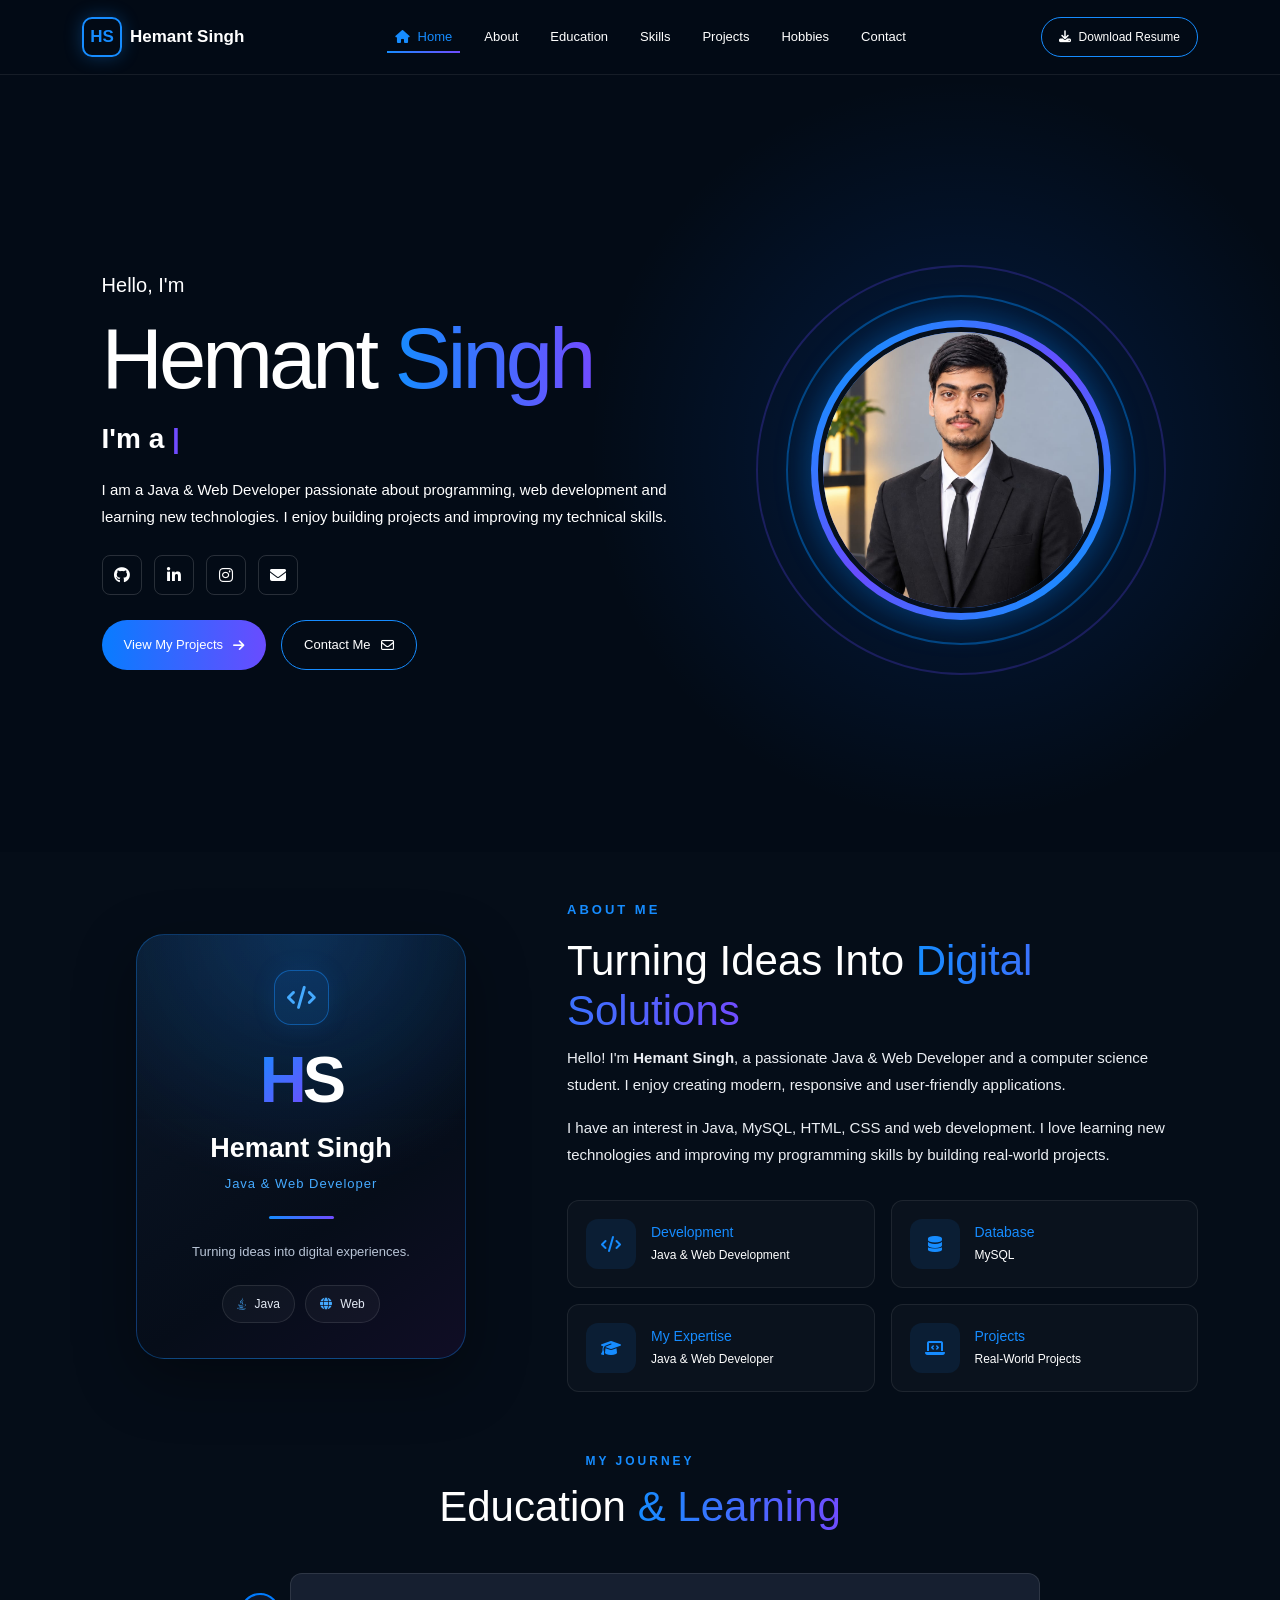
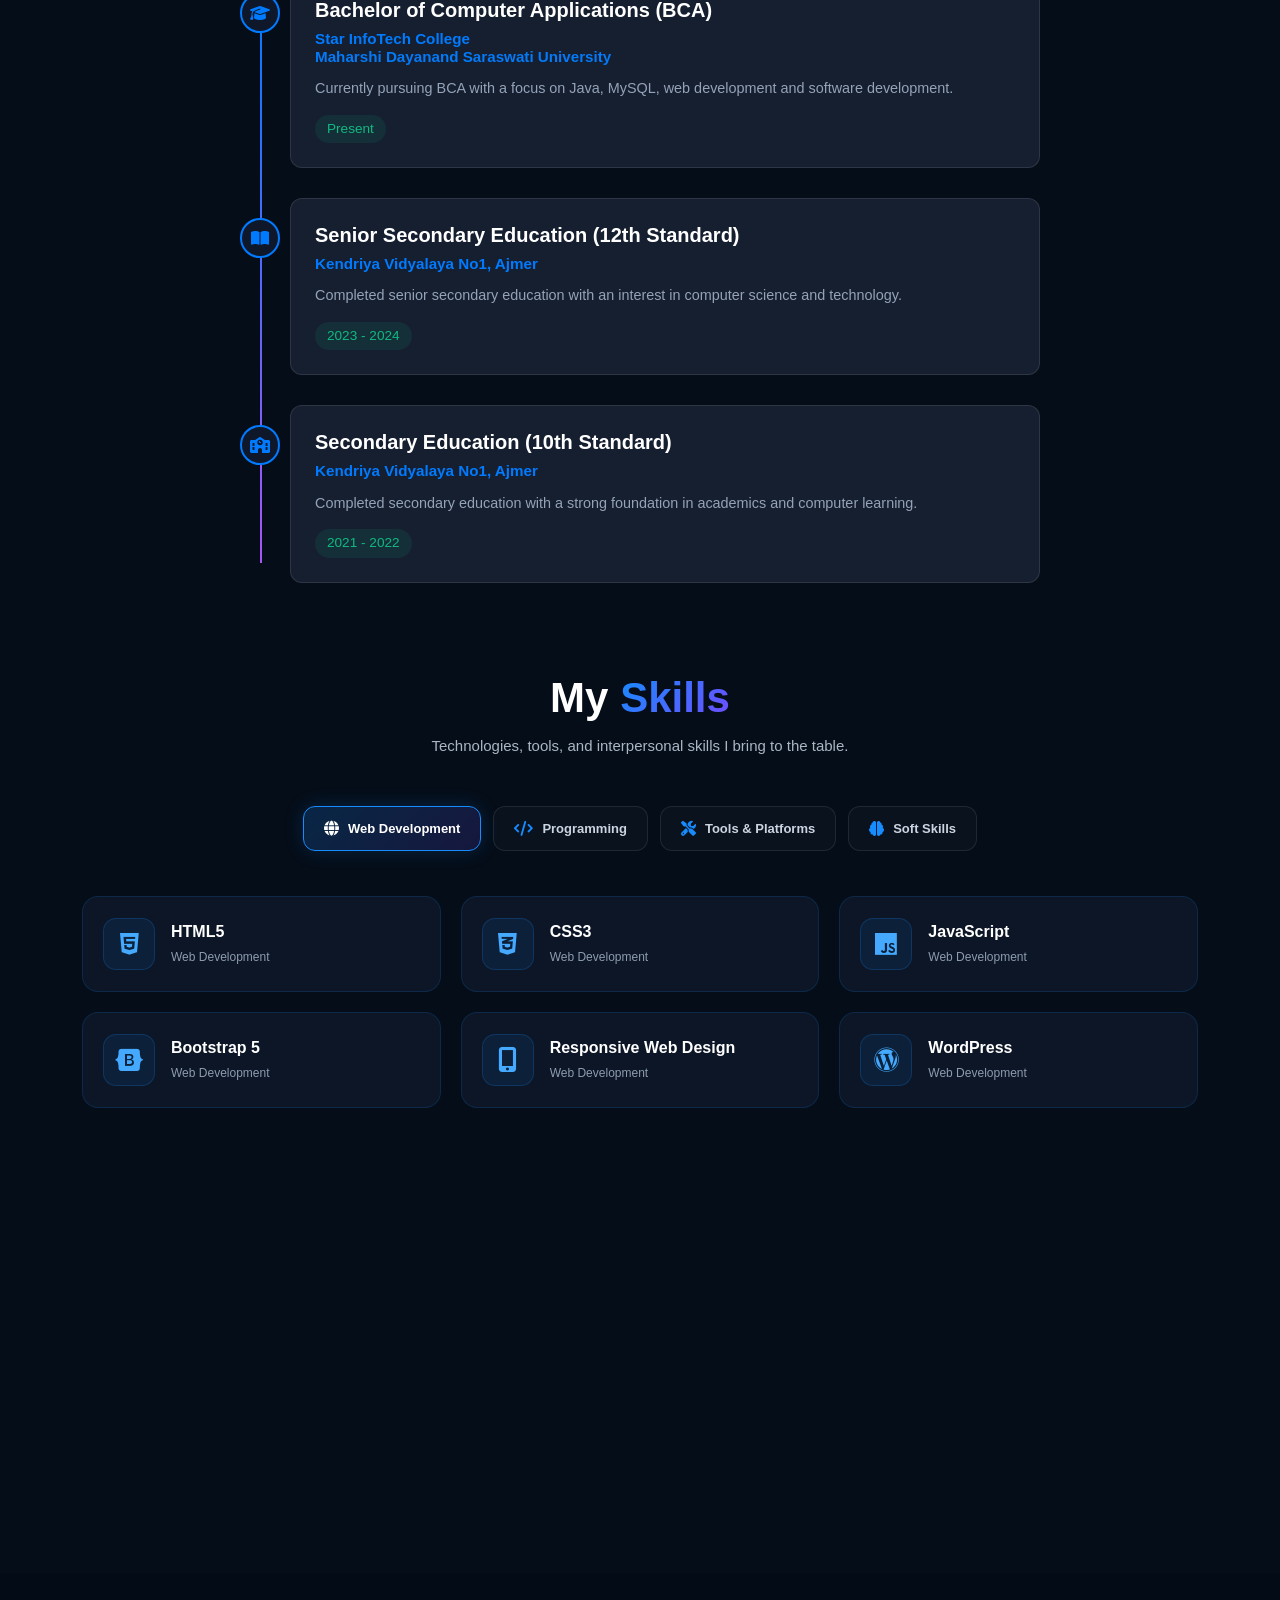
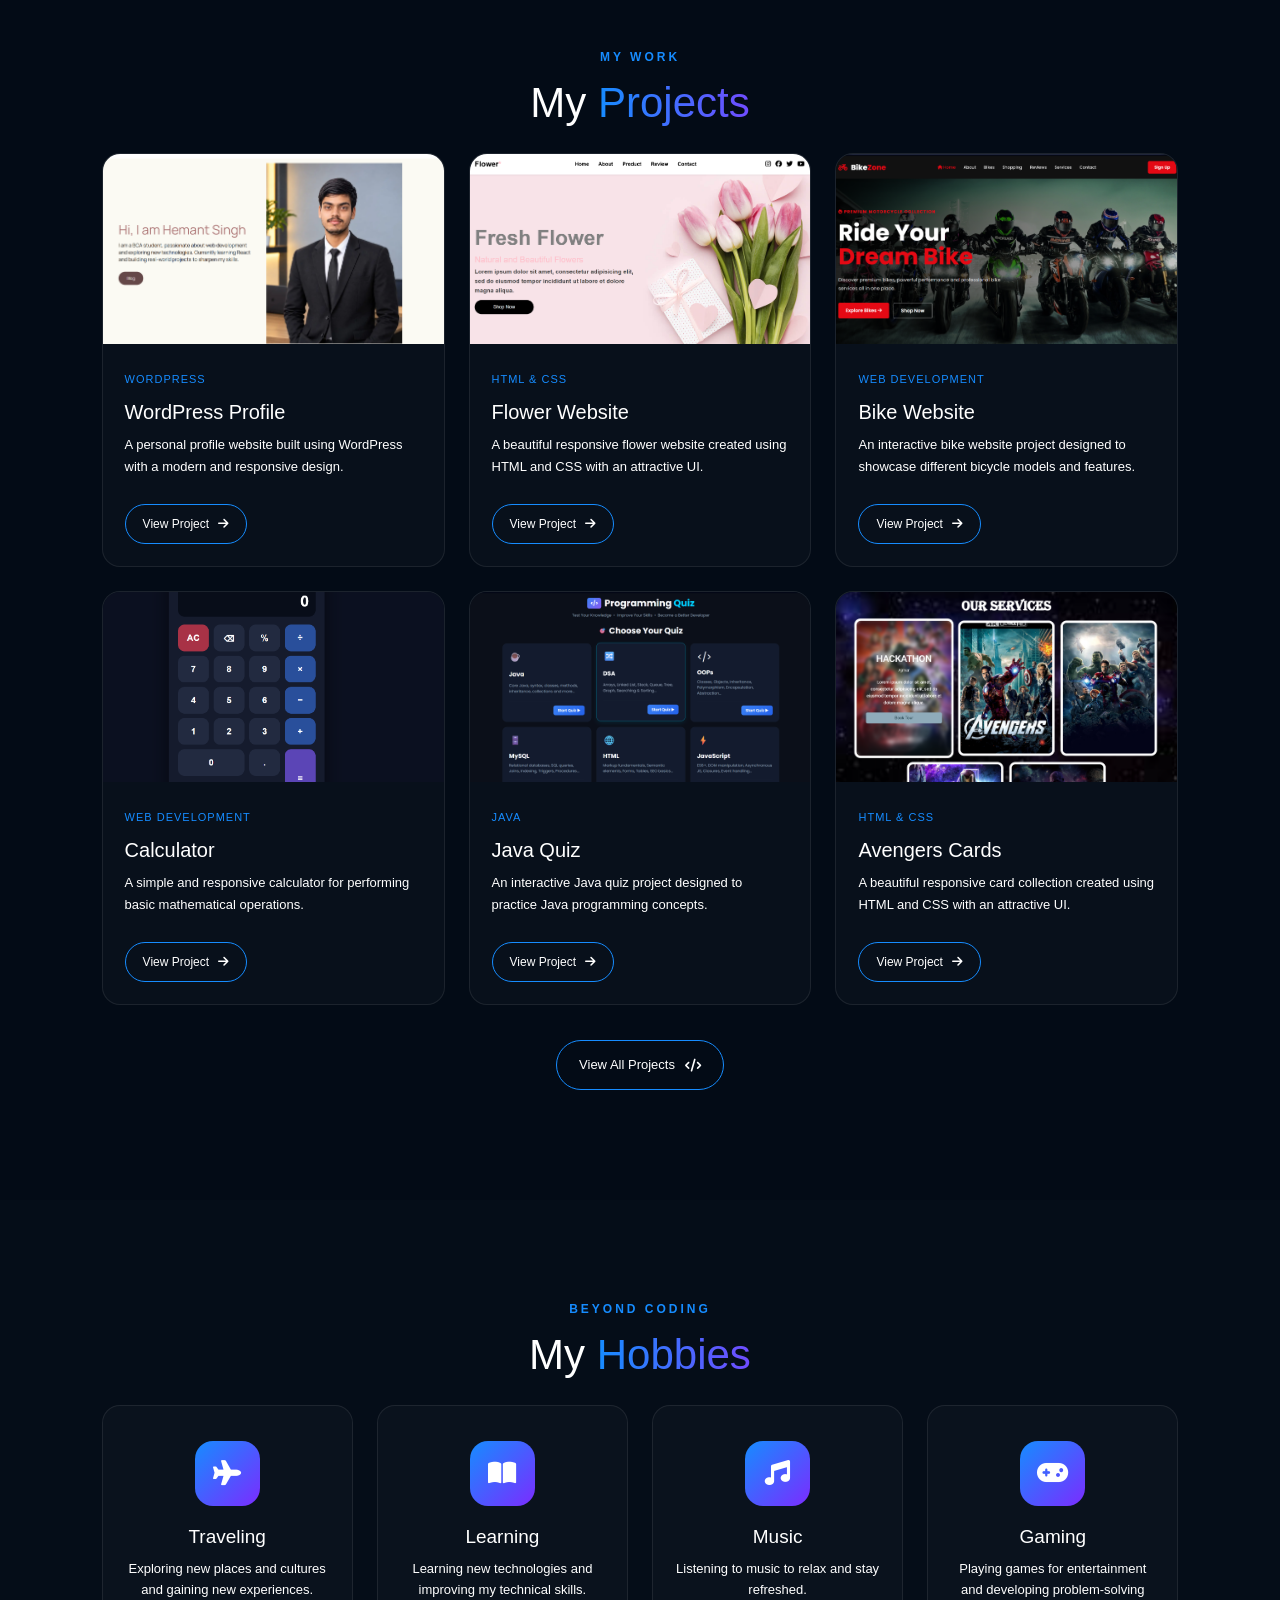
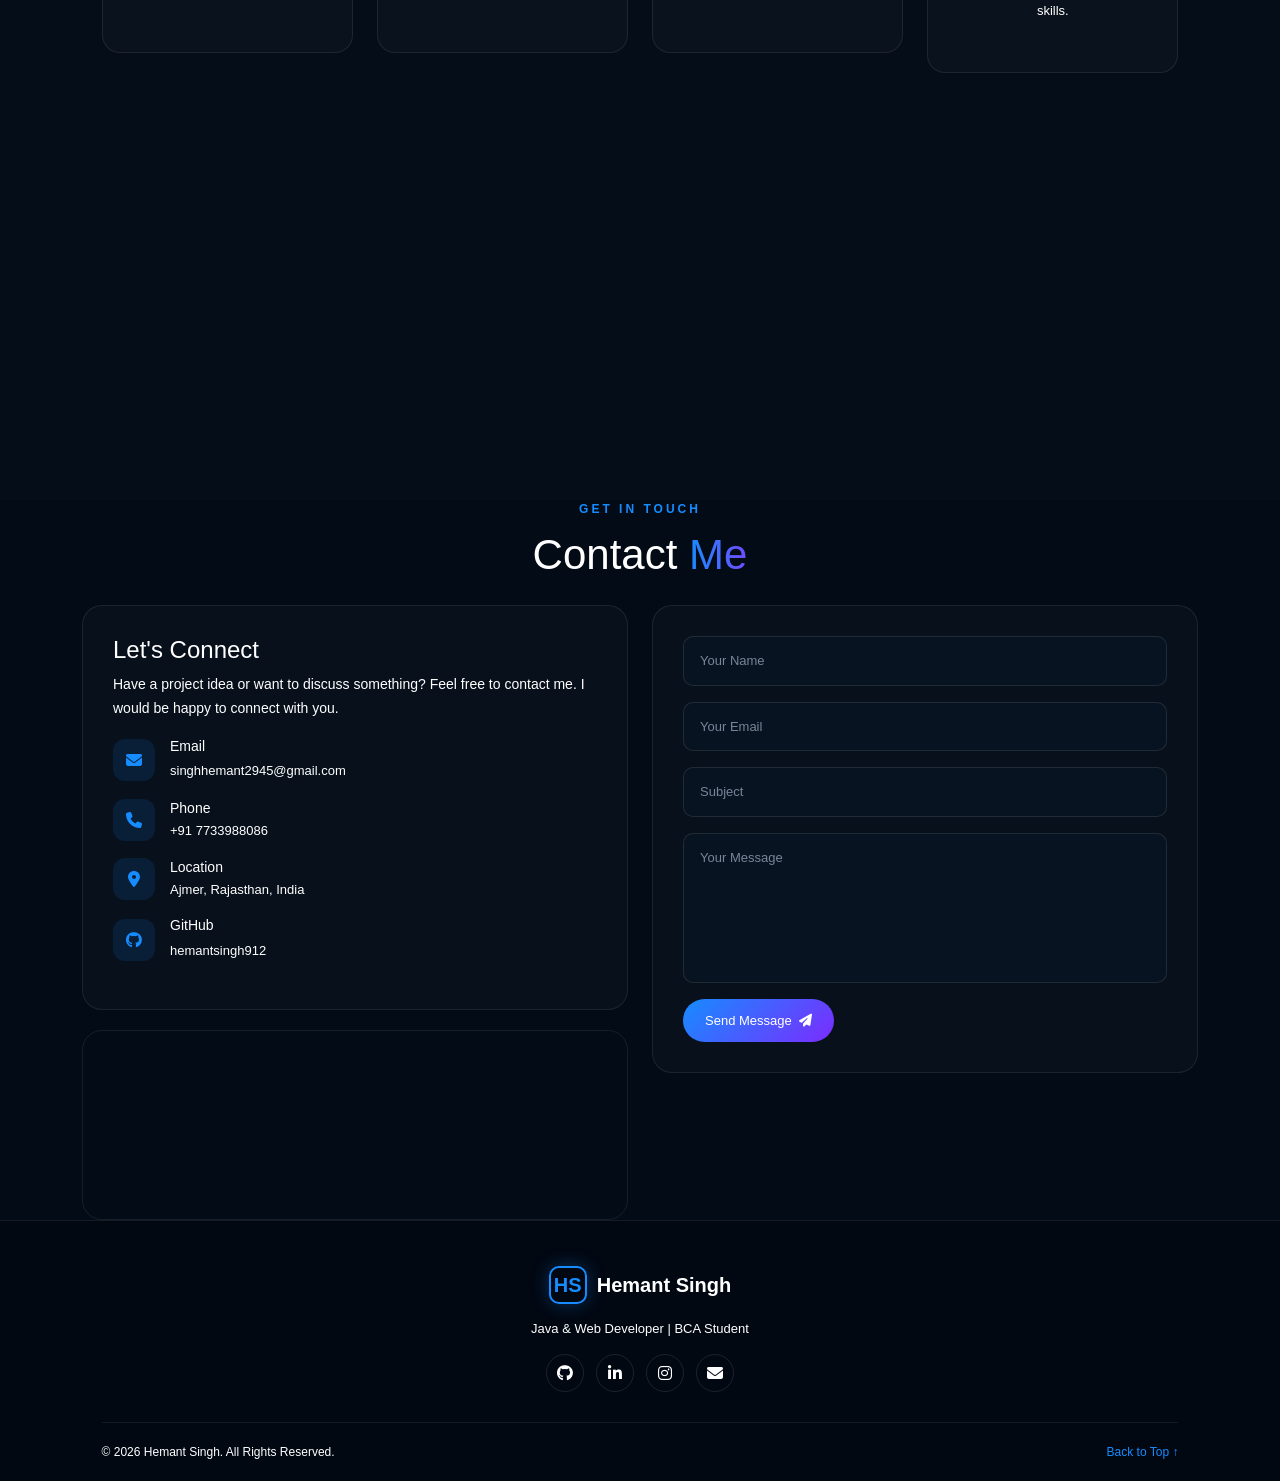
<file: index.html>
<!DOCTYPE html>
<html lang="en">

<head>
    <meta charset="UTF-8">
    <meta name="viewport" content="width=device-width, initial-scale=1.0">

    <title>Hemant Singh | Portfolio</title>

    <link href="https://cdn.jsdelivr.net/npm/bootstrap@5.3.3/dist/css/bootstrap.min.css"rel="stylesheet">
    <link rel="stylesheet"href="https://cdnjs.cloudflare.com/ajax/libs/font-awesome/6.5.2/css/all.min.css">
    <link rel="stylesheet" href="css/style.css">

    <script
            src="https://cdn.jsdelivr.net/npm/bootstrap@5.3.3/dist/js/bootstrap.bundle.min.js">
    </script>

</head>

<body>

    
<nav class="navbar navbar-expand-lg navbar-dark fixed-top custom-navbar">

    <div class="container">

        <a href="#home"class="navbar-brand logo d-flex align-items-center gap-2">

            <span>HS</span>
            Hemant Singh

        </a>

        <button class="navbar-toggler border-0 shadow-none"type="button"data-bs-toggle="collapse"
        data-bs-target="#portfolioNavbar"aria-controls="portfolioNavbar"aria-expanded="false"
        aria-label="Toggle navigation">
            <i class="fa-solid fa-bars"></i>
        </button>

        <div class="collapse navbar-collapse" id="portfolioNavbar">

            <ul class="navbar-nav mx-auto gap-lg-3 text-center">

                <li class="nav-item">
                    <a class="nav-link active" href="#home">
                        <i class="fa-solid fa-house me-1"></i>
                        Home
                    </a>
                </li>

                <li class="nav-item">
                    <a class="nav-link" href="#about">About</a>
                </li>

                <li class="nav-item">
                    <a class="nav-link" href="#education">Education</a>
                </li>

                <li class="nav-item">
                    <a class="nav-link" href="#skills">Skills</a>
                </li>

                <li class="nav-item">
                    <a class="nav-link" href="#projects">Projects</a>
                </li>

                <li class="nav-item">
                    <a class="nav-link" href="#hobbies">Hobbies</a>
                </li>

                <li class="nav-item">
                    <a class="nav-link" href="#contact">Contact</a>
                </li>

            </ul>

            <a href="Hemant_Singh_Resume2026.pdf" class="cv-btn mx-auto mx-lg-0" download>

                <i class="fa-solid fa-download"></i>
                Download Resume

            </a>

          

        </div>

    </div>

</nav>


<!-- =========================================================
     HOME
========================================================= -->

<section id="home"
         class="home min-vh-100 d-flex align-items-center">

    <div class="container">

        <div class="row align-items-center gy-5">

            <div class="col-lg-7 home-content">

                <p class="hello mb-3">Hello, I'm </p>
                <h1>Hemant <span>Singh</span></h1>
                <h2 class="typing-heading" style="color: white;">
                    I'm a <span id="typing-text"></span><span class="cursor">|</span>
                </h2>

                <p class="description">
                    I am a Java & Web Developer passionate about programming,
                    web development and learning new technologies.
                    I enjoy building projects and improving my
                    technical skills.
                </p>

                <div class="social">

                    <a href="https://github.com/hemantsingh912" aria-label="GitHub">
                        <i class="fa-brands fa-github"></i>
                    </a>

                    <a href="https://www.linkedin.com/in/hemant-singh-1b76ba379/" aria-label="LinkedIn">
                        <i class="fa-brands fa-linkedin-in"></i>
                    </a>

                    <a href="https://www.instagram.com/hemantsingh5435/" aria-label="Instagram">
                        <i class="fa-brands fa-instagram"></i>
                    </a>

                    <a href="mailto:singhhemant2945@gmail.com" aria-label="Email">
                        <i class="fa-solid fa-envelope"></i>
                    </a>

                </div>

                <div class="buttons">

                    <a href="#projects" class="btn-primary-custom">
                        View My Projects
                        <i class="fa-solid fa-arrow-right"></i>

                    </a>

                    <a href="#contact"class="btn-secondary-custom">
                        Contact Me
                        <i class="fa-regular fa-envelope"></i>
                    </a>
                </div>
            </div>

            

            <div class="col-lg-5 home-image">

                <div class="profile-circle">
                    <img src="image/hemantsingh.jpeg"alt="Hemant Singh">
                </div>

                <div class="circle-one"></div>
                <div class="circle-two"></div>
            </div>
        </div>
    </div>
</section>


<!-- =========================================================
     ABOUT
========================================================= -->

<section id="about" class="about">

    <div class="container">

        <div class="row align-items-center g-5">

            <div class="col-lg-5">

              
<div class="about-box mx-auto">

    <div class="about-card-glow"></div>

    <div class="about-icon">
        <i class="fa-solid fa-code"></i>
    </div>

    <div class="about-initials">
        <span>H</span>S
    </div>

    <h3>Hemant Singh</h3>

    <p class="about-role">Java & Web Developer</p>

    <div class="about-divider"></div>

    <p class="about-description">Turning ideas into digital experiences.</p>

    <div class="about-badges">
        <span><i class="fa-brands fa-java"></i> Java</span>
        <span><i class="fa-solid fa-globe"></i> Web</span>
    </div>

</div>



            </div>

            <div class="col-lg-7 about-content">

                <p class="section-tag">ABOUT ME</p>

                <h2>Turning Ideas Into
                    <span>Digital Solutions</span>
                </h2>

                <p>
                    Hello! I'm <strong>Hemant Singh</strong>, a passionate
                    Java & Web Developer and a computer science
                    student. I enjoy creating modern, responsive and
                    user-friendly applications.
                </p>

                <p >
                    I have an interest in Java, MySQL, HTML, CSS and
                    web development. I love learning new technologies
                    and improving my programming skills by building
                    real-world projects.
                </p>


                <div class="row g-3 mt-3">

                    <div class="col-md-6">
                        <div class="info-item h-100">

                            <i class="fa-solid fa-code"></i>

                            <div>
                                <h4>Development</h4>
                                <p>Java & Web Development</p>
                            </div>

                        </div>
                    </div>


                    <div class="col-md-6">
                        <div class="info-item h-100">

                            <i class="fa-solid fa-database"></i>

                            <div>
                                <h4>Database</h4>
                                <p>MySQL</p>
                            </div>

                        </div>
                    </div>


                    <div class="col-md-6">
                        <div class="info-item h-100">

                            <i class="fa-solid fa-graduation-cap"></i>

                            <div>
                                <h4>My Expertise</h4>
                                <p>Java & Web Developer</p>
                            </div>

                        </div>
                    </div>


                    <div class="col-md-6">
                        <div class="info-item h-100">

                            <i class="fa-solid fa-laptop-code"></i>

                            <div>
                                <h4>Projects</h4>
                                <p>Real-World Projects</p>
                            </div>

                        </div>
                    </div>

                </div>

            </div>

        </div>

    </div>

</section>


<!-- =========================================================
     EDUCATION
========================================================= -->

<section id="education" class="education">
    <div class="container">
        <div class="section-heading">
            <p>MY JOURNEY</p>
            <h2>Education <span>& Learning</span></h2>
        </div>

        <div class="timeline-container">
            <div class="timeline-line"></div>

           <!-- BCA -->
             <div class="timeline-item">
                <div class="timeline-icon">
                    <i class="fa-solid fa-graduation-cap"></i>
                </div>
                <div class="education-card">
                    <div class="edu-content">
                        <h3>Bachelor of Computer Applications (BCA)</h3>
                        <h4><b style="color: #007bff;">Star InfoTech College</b><br><b style="color: #047af8;">Maharshi Dayanand Saraswati University</b></h4>
                        <p>
                            Currently pursuing BCA with a focus on Java,
                            MySQL, web development and software development.
                        </p>
                        <span class="edu-year">Present</span>
                    </div>
                </div>
            </div> 

            <!-- 12TH -->
            <div class="timeline-item">
                <div class="timeline-icon">
                    <i class="fa-solid fa-book-open"></i>
                </div>
                <div class="education-card">
                    <div class="edu-content">
                        <h3>Senior Secondary Education (12th Standard)</h3>
                        <h4><b style="color: #007bff;">Kendriya Vidyalaya No1, Ajmer</b></h4>
                        <p>
                            Completed senior secondary education with an
                            interest in computer science and technology.
                        </p>
                        <span class="edu-year">2023 - 2024</span>
                    </div>
                </div>
            </div>
             <!-- 10TH -->
            <div class="timeline-item">
                <div class="timeline-icon">
                    <i class="fa-solid fa-school"></i>
                </div>
                <div class="education-card">
                    <div class="edu-content">
                        <h3>Secondary Education (10th Standard)</h3>
                        <h4><b style="color: #007bff;">Kendriya Vidyalaya No1, Ajmer</b></h4>
                        <p>
                            Completed secondary education with a strong
                            foundation in academics and computer learning.
                        </p>
                        <span class="edu-year">2021 - 2022</span>
                    </div>
                </div>
            </div>
            

        </div>
    </div>
</section>





<!-- =========================================================
     SKILLS
========================================================= -->

<section id="skills" class="hs-skills">

    <div class="container">

        <!-- HEADER -->

        <div class="text-center mb-5">

            <!-- <div class="hs-skills-tag">
                <i class="fa-solid fa-code"></i>
                TECHNICAL & PROFESSIONAL SKILLS
            </div> -->

            <h2 class="hs-skills-title">
                My <span>Skills</span>
            </h2>

            <p class="hs-skills-subtitle">
                Technologies, tools, and interpersonal skills I bring to the table.
            </p>

        </div>


        <!-- CATEGORY FILTERS -->

        <div class="hs-skill-filters">

            <button class="hs-filter-btn active"
                data-filter="web"
                aria-pressed="true">

                <i class="fa-solid fa-globe"></i>
                Web Development

            </button>

            <button class="hs-filter-btn"
                data-filter="programming"
                aria-pressed="false">

                <i class="fa-solid fa-code"></i>
                Programming

            </button>

            <button class="hs-filter-btn"
                data-filter="tools"
                aria-pressed="false">

                <i class="fa-solid fa-screwdriver-wrench"></i>
                Tools & Platforms

            </button>

            <button class="hs-filter-btn"
                data-filter="softskills"
                aria-pressed="false">

                <i class="fa-solid fa-brain"></i>
                Soft Skills

            </button>

        </div>


        <!-- SKILLS GRID -->

        <div class="hs-skills-grid">


            <!-- WEB DEVELOPMENT -->

            <div class="hs-skill-card" data-category="web">

                <div class="hs-skill-icon">
                    <i class="fa-brands fa-html5"></i>
                </div>

                <div>
                    <h4>HTML5</h4>
                    <p>Web Development</p>
                </div>

            </div>


            <div class="hs-skill-card" data-category="web">

                <div class="hs-skill-icon">
                    <i class="fa-brands fa-css3-alt"></i>
                </div>

                <div>
                    <h4>CSS3</h4>
                    <p>Web Development</p>
                </div>

            </div>


            <div class="hs-skill-card" data-category="web">

                <div class="hs-skill-icon">
                    <i class="fa-brands fa-js"></i>
                </div>

                <div>
                    <h4>JavaScript</h4>
                    <p>Web Development</p>
                </div>

            </div>


            <div class="hs-skill-card" data-category="web">

                <div class="hs-skill-icon">
                    <i class="fa-brands fa-bootstrap"></i>
                </div>

                <div>
                    <h4>Bootstrap 5</h4>
                    <p>Web Development</p>
                </div>

            </div>

            <div class="hs-skill-card" data-category="web">

                <div class="hs-skill-icon">
                    <i class="fa-solid fa-mobile-screen-button"></i>
                </div>

                <div>
                    <h4>Responsive Web Design</h4>
                    <p>Web Development</p>
                </div>

            </div>


            <div class="hs-skill-card" data-category="web">

                <div class="hs-skill-icon">
                    <i class="fa-brands fa-wordpress"></i>
                </div>

                <div>
                    <h4>WordPress</h4>
                    <p>Web Development</p>
                </div>

            </div>


            <!-- PROGRAMMING -->

            <div class="hs-skill-card" data-category="programming">

                <div class="hs-skill-icon">
                    <i class="fa-brands fa-java"></i>
                </div>

                <div>
                    <h4>Java</h4>
                    <p>Programming</p>
                </div>

            </div>

            <div class="hs-skill-card" data-category="programming">

                <div class="hs-skill-icon">
                    <i class="fa-solid fa-diagram-project"></i>
                </div>

                <div>
                    <h4>Data Structures & Algorithms (DSA)</h4>
                    <p>Programming</p>
                </div>

            </div>


            <div class="hs-skill-card" data-category="programming">

                <div class="hs-skill-icon">
                    <i class="fa-solid fa-c"></i>
                </div>

                <div>
                    <h4>C</h4>
                    <p>Programming</p>
                </div>

            </div>


            <div class="hs-skill-card" data-category="programming">

                <div class="hs-skill-icon">
                    <i class="fa-solid fa-code"></i>
                </div>

                <div>
                    <h4>C++</h4>
                    <p>Programming</p>
                </div>

            </div>


            <div class="hs-skill-card" data-category="programming">

                <div class="hs-skill-icon">
                    <i class="fa-brands fa-python"></i>
                </div>

                <div>
                    <h4>Python</h4>
                    <p>Programming</p>
                </div>

            </div>


            <div class="hs-skill-card" data-category="programming">

                <div class="hs-skill-icon">
                    <i class="fa-solid fa-database"></i>
                </div>

                <div>
                    <h4>MySQL</h4>
                    <p>Database & Programming</p>
                </div>

            </div>


            <!-- TOOLS & PLATFORMS -->

            <div class="hs-skill-card" data-category="tools">

                <div class="hs-skill-icon">
                    <i class="fa-brands fa-github"></i>
                </div>

                <div>
                    <h4>Git & GitHub</h4>
                    <p>Version Control</p>
                </div>

            </div>


            <div class="hs-skill-card" data-category="tools">

                <div class="hs-skill-icon">
                    <i class="fa-solid fa-palette"></i>
                </div>

                <div>
                    <h4>Canva</h4>
                    <p>Design Tool</p>
                </div>

            </div>


            <div class="hs-skill-card" data-category="tools">

                <div class="hs-skill-icon">
                    <i class="fa-brands fa-salesforce"></i>
                </div>

                <div>
                    <h4>Salesforce</h4>
                    <p>Platform</p>
                </div>

            </div>

            <div class="hs-skill-card" data-category="tools">

                <div class="hs-skill-icon">
                    <i class="fa-solid fa-code"></i>
                </div>

                <div>
                    <h4>Visual Studio Code (VS Code)</h4>
                    <p>Development Tool</p>
                </div>

            </div>


            <div class="hs-skill-card" data-category="tools">

                <div class="hs-skill-icon">
                    <i class="fa-solid fa-cloud"></i>
                </div>

                <div>
                    <h4>Cloud AI</h4>
                    <p>Platform</p>
                </div>

            </div>


            <!-- SOFT SKILLS -->

            <div class="hs-skill-card" data-category="softskills">

                <div class="hs-skill-icon">
                    <i class="fa-solid fa-comments"></i>
                </div>

                <div>
                    <h4>Communication</h4>
                    <p>Soft Skills</p>
                </div>

            </div>


            <div class="hs-skill-card" data-category="softskills">

                <div class="hs-skill-icon">
                    <i class="fa-solid fa-people-group"></i>
                </div>

                <div>
                    <h4>Teamwork</h4>
                    <p>Soft Skills</p>
                </div>

            </div>


            <div class="hs-skill-card" data-category="softskills">

                <div class="hs-skill-icon">
                    <i class="fa-solid fa-lightbulb"></i>
                </div>

                <div>
                    <h4>Problem Solving</h4>
                    <p>Soft Skills</p>
                </div>

            </div>


            <div class="hs-skill-card" data-category="softskills">

                <div class="hs-skill-icon">
                    <i class="fa-solid fa-clock"></i>
                </div>

                <div>
                    <h4>Time Management</h4>
                    <p>Soft Skills</p>
                </div>

            </div>


            <div class="hs-skill-card" data-category="softskills">

                <div class="hs-skill-icon">
                    <i class="fa-solid fa-sliders"></i>
                </div>

                <div>
                    <h4>Adaptability</h4>
                    <p>Soft Skills</p>
                </div>

            </div>


            <div class="hs-skill-card" data-category="softskills">

                <div class="hs-skill-icon">
                    <i class="fa-solid fa-book-open"></i>
                </div>

                <div>
                    <h4>Continuous Learning</h4>
                    <p>Soft Skills</p>
                </div>

            </div>


        </div>

    </div>

</section>

<!-- =========================================================
     PROJECTS
========================================================= -->

<section id="projects" class="projects">

    <div class="container">

        <div class="section-heading">

            <p>MY WORK</p>

            <h2>
                My <span>Projects</span>
            </h2>

        </div>


        <div class="row g-4">

            <!-- WORDPRESS -->

            <div class="col-md-6 col-lg-4">

                <div class="project-card">

                    <div class="project-image">
                        <img src="image/pw.png"
                             alt="WordPress Project">
                    </div>

                    <div class="project-content">

                        <span class="project-type">
                            WordPress
                        </span>

                        <h3>WordPress Profile</h3>

                        <p>
                            A personal profile website built using
                            WordPress with a modern and responsive design.
                        </p>

                        <a href="https://hemantsinghdev.blog/" class="project-btn " target="_blank">
                            View Project
                            <i class="fa-solid fa-arrow-right"></i>
                        </a>

                    </div>

                </div>

            </div>


            <!-- Flower website -->

             <div class="col-md-6 col-lg-4">

                <div class="project-card">

                    <div class="project-image">
                        <img src="image/flower.png"
                             alt="Flower Website">
                    </div>

                    <div class="project-content">

                        <span class="project-type">
                            HTML & CSS
                        </span>

                        <h3>Flower Website</h3>

                        <p>
                            A beautiful responsive flower website created
                            using HTML and CSS with an attractive UI.
                        </p>

                        <a href="https://hemantsingh912.github.io/flower-Web-site/" class="project-btn" target="_blank">
                            View Project
                            <i class="fa-solid fa-arrow-right"></i>
                        </a>

                    </div>

                </div>

            </div>


            <!-- Bike Website -->

            <div class="col-md-6 col-lg-4">

                <div class="project-card">

                    <div class="project-image">
                        <img src="image/bike.png"
                             alt="Bike Website">
                    </div>

                    <div class="project-content">

                        <span class="project-type">
                            Web Development
                        </span>

                        <h3>Bike Website</h3>

                        <p>
                            An interactive bike website project designed
                            to showcase different bicycle models and features.
                        </p>

                        <a href="https://hemantsingh912.github.io/BikeWebsite/" class="project-btn" target="_blank">
                            View Project
                            <i class="fa-solid fa-arrow-right"></i>
                        </a>

                    </div>

                </div>

            </div>


            <!-- AGE CALCULATOR -->

            <div class="col-md-6 col-lg-4">

                <div class="project-card">

                    <div class="project-image">
                        <img src="image/calculator.png"
                             alt="Calculator">
                    </div>

                    <div class="project-content">

                        <span class="project-type">
                            Web Development
                        </span>

                        <h3>Calculator</h3>

                        <p>
                            A simple and responsive calculator for
                            performing basic mathematical operations.
                        </p>

                        <a href="https://hemantsingh912.github.io/Calculator/" class="project-btn" target="_blank">
                            View Project
                            <i class="fa-solid fa-arrow-right"></i>
                        </a>

                    </div>

                </div>

            </div>

            <!-- JAVA -->

            <div class="col-md-6 col-lg-4">

                <div class="project-card">

                    <div class="project-image">
                        <img src="image/quiz.png"
                             alt="Java Quiz">
                    </div>

                    <div class="project-content">

                        <span class="project-type">
                            Java
                        </span>

                        <h3>Java Quiz</h3>

                        <p>
                            An interactive Java quiz project designed
                            to practice Java programming concepts.
                        </p>

                        <a href="https://hemantsingh912.github.io/Quiz/" class="project-btn" target="_blank">
                            View Project
                            <i class="fa-solid fa-arrow-right"></i>
                        </a>

                    </div>

                </div>

            </div>

            <!-- Cards -->

            <div class="col-md-6 col-lg-4">

                <div class="project-card">

                    <div class="project-image">
                        <img src="image/acards.png"
                             alt="Avengers Cards">
                    </div>

                    <div class="project-content">

                        <span class="project-type">
                            HTML & CSS
                        </span>

                        <h3>Avengers Cards</h3>

                        <p>
                            A beautiful responsive card collection created
                            using HTML and CSS with an attractive UI.
                        </p>

                        <a href="https://hemantsingh912.github.io/Averenger-cards/" class="project-btn" target="_blank">
                            View Project
                            <i class="fa-solid fa-arrow-right"></i>
                        </a>

                    </div>

                </div>

            </div>

        </div>

    </div>
        <div class="back-profile">
            <a href="Project.html"class="btn-secondary-custom"> View All Projects<i class="fa-solid fa-code"></i></a>

    </div>

</section>


<!-- =========================================================
     HOBBIES
========================================================= -->

<section id="hobbies" class="hobbies">

    <div class="container">

        <div class="section-heading">

            <p>BEYOND CODING</p>

            <h2>
                My <span>Hobbies</span>
            </h2>

        </div>


        <div class="row g-4 justify-content-center">

            <!-- Traveling -->

            <div class="col-sm-6 col-lg-3">

                <div class="hobby-card">

                    <div class="hobby-icon">
                        <i class="fa-solid fa-plane"></i>
                    </div>

                    <h3>Traveling</h3>

                    <p>
                        Exploring new places and cultures and gaining new experiences.
                    </p>

                </div>

            </div>


            <!-- LEARNING -->

            <div class="col-sm-6 col-lg-3">

                <div class="hobby-card">

                    <div class="hobby-icon">
                        <i class="fa-solid fa-book-open"></i>
                    </div>

                    <h3>Learning</h3>

                    <p>
                        Learning new technologies and improving my
                        technical skills.
                    </p>

                </div>

            </div>


            <!-- MUSIC -->

            <div class="col-sm-6 col-lg-3">

                <div class="hobby-card">

                    <div class="hobby-icon">
                        <i class="fa-solid fa-music"></i>
                    </div>

                    <h3>Music</h3>

                    <p>
                        Listening to music to relax and stay refreshed.
                    </p>

                </div>

            </div>


            <!-- GAMING -->

            <div class="col-sm-6 col-lg-3">

                <div class="hobby-card">

                    <div class="hobby-icon">
                        <i class="fa-solid fa-gamepad"></i>
                    </div>

                    <h3>Gaming</h3>

                    <p>
                        Playing games for entertainment and developing
                        problem-solving skills.
                    </p>

                </div>

            </div>

        </div>

    </div>

</section>


<!-- =========================================================
     CONTACT
========================================================= -->

<section id="contact" class="contact">

    <div class="container">

        <div class="section-heading">

            <p>GET IN TOUCH</p>

            <h2>
                Contact <span>Me</span>
            </h2>

        </div>


        <div class="row g-4">

            <!-- LEFT -->

            <div class="col-lg-6">

                <div class="contact-left">

                    <div class="contact-info">

                        <h3>Let's Connect</h3>

                        <p>
                            Have a project idea or want to discuss
                            something? Feel free to contact me.
                            I would be happy to connect with you.
                        </p>


                        <!-- EMAIL -->

                        <div class="contact-item">

                            <i class="fa-solid fa-envelope"></i>

                            <div>
                                <h4>Email</h4>

                                <a href="mailto:singhhemant2945@gmail.com">
                                    singhhemant2945@gmail.com
                                </a>
                            </div>

                        </div>


                        <!-- PHONE -->

                        <div class="contact-item">

                            <i class="fa-solid fa-phone"></i>

                            <div>
                                <h4>Phone</h4>
                                <p>+91 7733988086</p>
                            </div>

                        </div>


                        <!-- LOCATION -->

                        <div class="contact-item">

                            <i class="fa-solid fa-location-dot"></i>

                            <div>
                                <h4>Location</h4>
                                <p>Ajmer, Rajasthan, India</p>
                            </div>

                        </div>


                        <!-- GITHUB -->

                        <div class="contact-item">

                            <i class="fa-brands fa-github"></i>

                            <div>
                                <h4>GitHub</h4>

                                <a href="https://github.com/hemantsingh912" target="_blank" rel="noopener noreferrer">
                                     hemantsingh912
                                </a>
                            </div>

                        </div>

                    </div>


                    <!-- MAP -->

                    <div class="map">

                        <iframe
                            src="https://www.google.com/maps?q=Ajmer,Rajasthan,India&output=embed"
                            loading="lazy"
                            title="Ajmer Map">
                        </iframe>

                    </div>

                </div>

            </div>


            <!-- RIGHT -->

    
<!-- RIGHT: CONTACT FORM -->

<div class="col-lg-6">



<div id="contact-form-wrapper">

   <form
    id="contact-form"
    class="contact-form h-100"
    action="https://formsubmit.co/singhhemant2945@gmail.com"
    method="POST">

    <input type="hidden" name="_subject"
        value="New Contact Message - Hemant Singh Portfolio">

    <input type="hidden" name="_captcha" value="true">

    <input type="hidden" name="_next"
        value="https://hemantsingh912.github.io/Hemantsingh2026/#contact">

    <input type="text"
        name="name"
        class="form-control"
        placeholder="Your Name"
        autocomplete="name"
        required>

    <input type="email"
        name="email"
        class="form-control"
        placeholder="Your Email"
        autocomplete="email"
        required>

    <input type="text"
        name="subject"
        class="form-control"
        placeholder="Subject"
        required>

    <textarea
        name="message"
        class="form-control"
        placeholder="Your Message"
        rows="6"
        required
        style="resize: none;"></textarea>

    <button type="submit" class="contact-submit" id="send-btn">
        Send Message
        <i class="fa-solid fa-paper-plane ms-1"></i>
    </button>

</form>

</div>



</div>



        </div>

    </div>

</section>


<!-- =========================================================
     FOOTER
========================================================= -->

<footer class="footer">

    <div class="container">

        <div class="footer-content">

            <a href="#home"
               class="footer-logo">

                <span>HS</span>
                Hemant Singh

            </a>

            <p>
                Java & Web Developer | BCA Student
            </p>


            <div class="footer-social">

                <a href="https://github.com/hemantsingh912" aria-label="GitHub">
                    <i class="fa-brands fa-github"></i>
                </a>

                <a href="https://www.linkedin.com/in/hemant-singh-1b76ba379/" aria-label="LinkedIn">
                    <i class="fa-brands fa-linkedin-in"></i>
                </a>

                <a href="https://www.instagram.com/hemantsingh5435/" aria-label="Instagram">
                    <i class="fa-brands fa-instagram"></i>
                </a>

                <a href="mailto:singhhemant2945@gmail.com"
                   aria-label="Email">

                    <i class="fa-solid fa-envelope"></i>

                </a>

            </div>

        </div>


        <div class="footer-bottom
                    d-flex
                    flex-column
                    flex-md-row
                    justify-content-between
                    align-items-center
                    gap-3">

            <p class="mb-0">© 2026 Hemant Singh. All Rights Reserved.</p>

            <a href="#home">
                Back to Top ↑
            </a>

        </div>

    </div>

</footer>

<!-- =========================================================
     MAIN JAVASCRIPT
     1. NAVBAR ACTIVE LINK
     2. NAVBAR HIDE / SHOW
     3. HOME TYPING ANIMATION
     4. SKILLS FILTER
========================================================= -->

<script>
document.addEventListener("DOMContentLoaded", function () {


    // =====================================================
    // 1. NAVBAR ACTIVE LINK & MOBILE MENU
    // =====================================================

    const navbar = document.querySelector(".custom-navbar");
    const navbarCollapse = document.querySelector("#portfolioNavbar");

    const navLinks = document.querySelectorAll(
        ".navbar-nav .nav-link"
    );

    const sections = document.querySelectorAll("#home, #about, #education, #skills, #projects, #hobbies, #contact"
    );


    // Active link according to scroll position

    function updateActiveNav() {

        let currentSection = "";

        sections.forEach(section => {

            const sectionTop = section.offsetTop;

            if (window.scrollY + 120 >= sectionTop) {
                currentSection = section.getAttribute("id");
            }

        });

        navLinks.forEach(link => {

            link.classList.remove("active");

            if (link.getAttribute("href") === `#${currentSection}`) {
                link.classList.add("active");
            }

        });

    }


    window.addEventListener("scroll", updateActiveNav);
    window.addEventListener("load", updateActiveNav);

    updateActiveNav();


    // Close mobile menu when a link is clicked

    let menuWasClicked = false;

    navLinks.forEach(link => {

        link.addEventListener("click", function () {

            navbar.classList.remove("navbar-hide");

            menuWasClicked = true;

            if (navbarCollapse.classList.contains("show")) {

                bootstrap.Collapse
                    .getOrCreateInstance(navbarCollapse)
                    .hide();

            }

        });

    });



    // =====================================================
    // 2. NAVBAR HIDE / SHOW ON MOBILE SCROLL
    // =====================================================

    let lastScrollY = window.scrollY;

    window.addEventListener("scroll", function () {

        // Desktop par navbar always visible

        if (window.innerWidth > 991) {

            navbar.classList.remove("navbar-hide");
            return;

        }


        // Menu open ho to navbar hide nahi hoga

        if (navbarCollapse.classList.contains("show")) {

            navbar.classList.remove("navbar-hide");

            lastScrollY = window.scrollY;
            return;

        }


        const currentScrollY = window.scrollY;


        // Navigation link click ke baad navbar visible rakho

        if (menuWasClicked) {

            navbar.classList.remove("navbar-hide");

            menuWasClicked = false;
            lastScrollY = currentScrollY;

            return;

        }


        // Scroll down = Hide navbar

        if (currentScrollY > lastScrollY && currentScrollY > 100) {

            navbar.classList.add("navbar-hide");

        }

        // Scroll up = Show navbar

        else {

            navbar.classList.remove("navbar-hide");

        }


        lastScrollY = currentScrollY;

    });



    // =====================================================
    // 3. HOME TYPING ANIMATION
    // =====================================================

    const typingText = document.getElementById("typing-text");

    if (typingText) {

        const words = [
            "BCA Student",
            "Java Developer",
            "Web Developer",
            "Aspiring Salesforce Developer"
        ];

        let wordIndex = 0;
        let charIndex = 0;
        let isDeleting = false;


        function typeEffect() {

            const currentWord = words[wordIndex];

            if (isDeleting) {

                typingText.textContent = currentWord.substring(
                    0,
                    charIndex - 1
                );

                charIndex--;

            } else {

                typingText.textContent = currentWord.substring(
                    0,
                    charIndex + 1
                );

                charIndex++;

            }


            let speed = isDeleting ? 50 : 100;


            if (!isDeleting && charIndex === currentWord.length) {

                speed = 1500;
                isDeleting = true;

            }

            else if (isDeleting && charIndex === 0) {

                isDeleting = false;

                wordIndex = (wordIndex + 1) % words.length;

                speed = 500;

            }


            setTimeout(typeEffect, speed);

        }


        typeEffect();

    }



    // =====================================================
    // 4. SKILLS CATEGORY FILTER
    // =====================================================

    const filterButtons = document.querySelectorAll(".hs-filter-btn");

    const skillCards = document.querySelectorAll(".hs-skill-card");


    if (filterButtons.length && skillCards.length) {

        let currentFilter = "web";


        function applySkillFilter() {

            skillCards.forEach(card => {

                const category = card.dataset.category;

                if (category === currentFilter) {

                    card.style.display = "flex";

                } else {

                    card.style.display = "none";

                }

            });

        }


        filterButtons.forEach(button => {

            button.addEventListener("click", function () {

                filterButtons.forEach(btn => {

                    btn.classList.remove("active");

                    btn.setAttribute("aria-pressed", "false");

                });


                this.classList.add("active");

                this.setAttribute("aria-pressed", "true");


                currentFilter = this.dataset.filter;

                applySkillFilter();

            });

        });


        // Initially show Web Development skills

        applySkillFilter();

    }


});
</script>   

<!-- <script>
document.addEventListener("DOMContentLoaded", function () {

    const form = document.getElementById("contact-form");
    const sendButton = document.getElementById("send-btn");

    if (!form || !sendButton) return;

    form.addEventListener("submit", async function (event) {

        event.preventDefault();

        if (!form.checkValidity()) {
            form.reportValidity();
            return;
        }

        const originalText = sendButton.innerHTML;

        sendButton.disabled = true;
        sendButton.innerHTML = "Sending Message...";

        try {

            const formData = Object.fromEntries(
                new FormData(form).entries()
            );

            const response = await fetch(
                "https://formsubmit.co/ajax/singhhemant2945@gmail.com",
                {
                    method: "POST",

                    headers: {
                        "Content-Type": "application/json",
                        "Accept": "application/json"
                    },

                    body: JSON.stringify(formData)
                }
            );

            const result = await response.json();

            if (!response.ok || String(result.success) !== "true") {
                throw new Error(
                    result.message || "Message submission failed."
                );
            }

            // Clear all form inputs
            form.reset();

            console.log("Message sent successfully!");

        } catch (error) {

            console.error("Contact Form Error:", error);

            alert("Message could not be sent. Please try again.");

        } finally {

            sendButton.disabled = false;
            sendButton.innerHTML = originalText;

        }

    });

});
</script> -->


</body>

</html>


<!--
    projects:- 
    1. wordpress    d     Q1
    2. Hotel management d
    3.flower website d     Q1    
    4.bike website d       Q1
   
    1. Digital clock d 
    2.java Quiz p              Q2
    3.age calucation d        Q2
    4. calculator p
    
    1.New year d
    2.2. normal Cards d
    3.Avenger Cards d       Q2


    1.c project d
    2.c++ project d
    3.java project d

    wordpress,flower,bike,calculator,java Quiz,Avenger cards




    
  -->
</file>
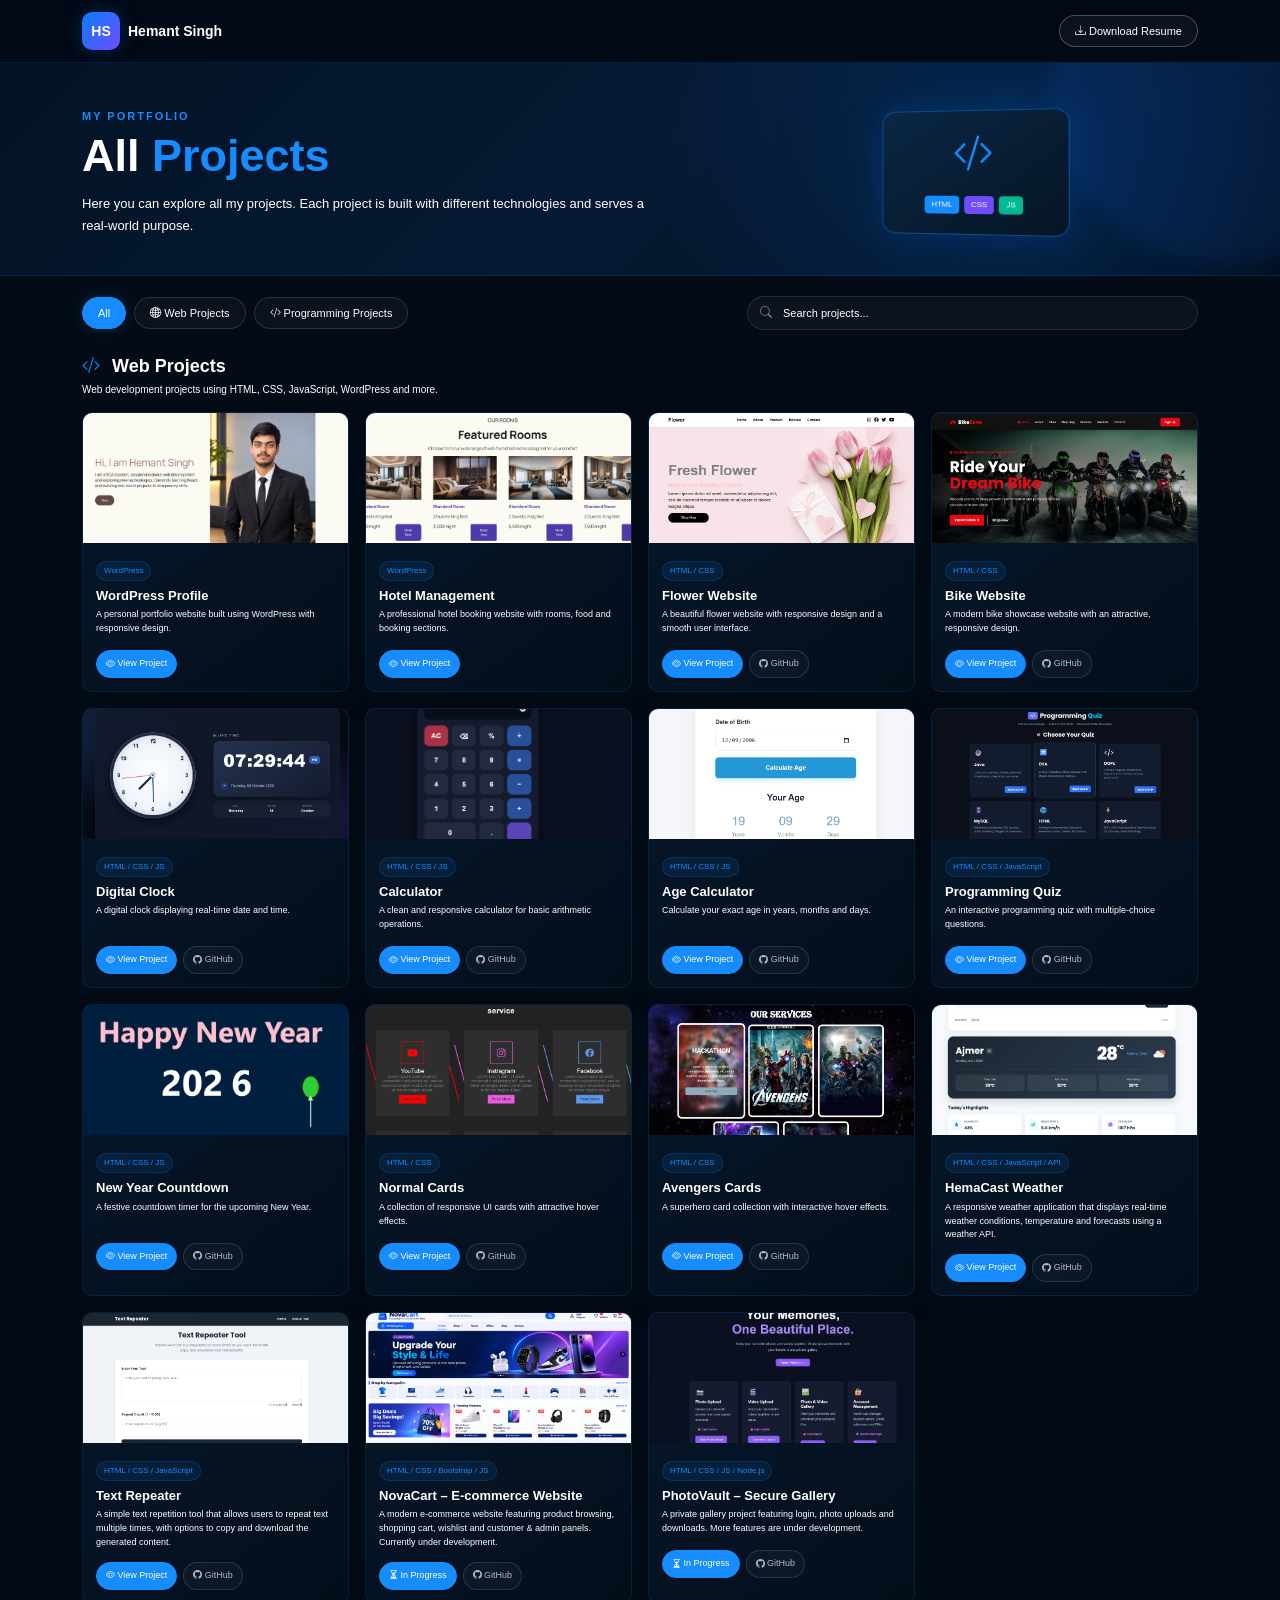
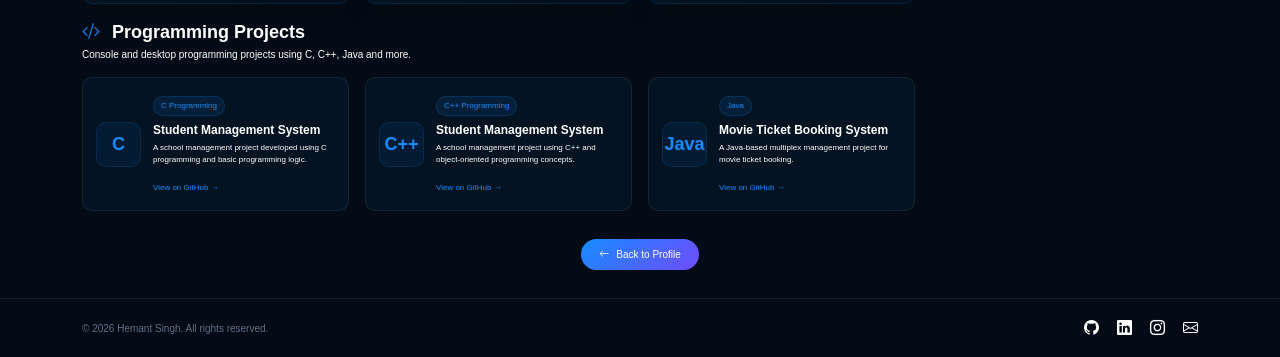
<file: Project.html>
<!DOCTYPE html>
<html lang="en">
<head>
    <meta charset="UTF-8">
    <meta name="viewport" content="width=device-width, initial-scale=1.0">

    <title>All Projects | Hemant Singh</title>

    <!-- Bootstrap 5 -->
    <link
        href="https://cdn.jsdelivr.net/npm/bootstrap@5.3.3/dist/css/bootstrap.min.css"
        rel="stylesheet"
    >

    <!-- Bootstrap Icons -->
    <link
        rel="stylesheet"
        href="https://cdn.jsdelivr.net/npm/bootstrap-icons@1.11.3/font/bootstrap-icons.min.css"
    >

    <style>

        /* =====================================================
           GLOBAL
        ===================================================== */

        * {
            margin: 0;
            padding: 0;
            box-sizing: border-box;
        }

        html {
            scroll-behavior: smooth;
        }

        body {
            background: #030b16;
            color: #ffffff;
            font-family: Arial, Helvetica, sans-serif;
            overflow-x: hidden;
        }

        a {
            text-decoration: none;
        }

        /* =====================================================
           NAVBAR - NO MENU
        ===================================================== */

        .top-navbar {
            background: rgba(2, 10, 22, 0.96);
            border-bottom: 1px solid rgba(0, 140, 255, 0.18);
            padding: 12px 0;
        }

        .logo-box {
            width: 38px;
            height: 38px;
            border-radius: 10px;

            display: flex;
            align-items: center;
            justify-content: center;

            background: linear-gradient(
                135deg,
                #087cff,
                #704cff
            );

            color: white;
            font-size: 14px;
            font-weight: bold;

            box-shadow: 0 0 18px rgba(0, 132, 255, 0.25);
        }

        .brand-name {
            color: #ffffff;
            font-weight: 600;
            font-size: 14px;
        }
        .cv-btn {
            color: #ffffff;
            border: 1px solid rgba(255,255,255,0.25);
            background: rgba(255,255,255,0.04);
            border-radius: 20px;
            padding: 7px 15px;
            font-size: 11px;
            transition: 0.3s;
        }

        .cv-btn:hover {
            color: #ffffff;
            border-color: #168cff;
            background: #168cff;
            transform: translateY(-2px);
        }

        /* =====================================================
           HERO
        ===================================================== */

        .project-hero {
            position: relative;
            overflow: hidden;

            padding: 45px 0 38px;

            background:
                radial-gradient(
                    circle at 80% 50%,
                    rgba(0, 119, 255, 0.20),
                    transparent 35%
                ),
                linear-gradient(
                    135deg,
                    #031325,
                    #061a34,
                    #030b16
                );

            border-bottom: 1px solid rgba(0, 140, 255, 0.16);
        }

        .project-hero::before {
            content: "";
            position: absolute;

            width: 350px;
            height: 350px;

            right: -120px;
            top: -150px;

            border-radius: 50%;

            background: rgba(36, 108, 255, 0.10);
            filter: blur(10px);
        }

        .small-title {
            color: #168cff;
            font-size: 11px;
            letter-spacing: 2px;
            font-weight: bold;
            margin-bottom: 4px;
        }

        .hero-title {
            font-size: clamp(30px, 5vw, 45px);
            font-weight: 700;
            margin-bottom: 10px;
        }

        .hero-title span {
            color: #168cff;
        }

        .hero-description {
            max-width: 580px;
            color: white;
            font-size: 13px;
            line-height: 1.7;
            margin-bottom: 0;
        }

        /* Code Illustration */

        .hero-code {
            display: flex;
            justify-content: center;
            align-items: center;
        }

        .code-box {
            position: relative;

            width: 190px;
            height: 125px;

            border: 1px solid rgba(0, 140, 255, 0.45);
            border-radius: 14px;

            background: linear-gradient(
                145deg,
                #0a2744,
                #061525
            );

            box-shadow:
                0 0 35px rgba(0, 115, 255, 0.20);

            transform: perspective(500px) rotateY(-10deg);
        }

        .code-screen {
            height: 85px;

            display: flex;
            align-items: center;
            justify-content: center;

            color: #168cff;
            font-size: 40px;
        }

        .code-tags {
            display: flex;
            justify-content: center;
            gap: 5px;
        }

        .code-tags span {
            font-size: 8px;
            padding: 3px 7px;
            border-radius: 4px;
            background: #168cff;
            color: white;
        }

        .code-tags span:nth-child(2) {
            background: #704cff;
        }

        .code-tags span:nth-child(3) {
            background: #00b894;
        }

        /* =====================================================
           PROJECT CONTROLS
        ===================================================== */

        .controls {
            padding: 20px 0 8px;
        }

        .filter-btn {
            border: 1px solid rgba(255,255,255,0.13);
            color: white;
            background: rgba(255,255,255,0.03);

            border-radius: 20px;
            padding: 7px 15px;

            font-size: 11px;
            transition: 0.3s;
        }

        .filter-btn:hover,
        .filter-btn.active {
            color: #ffffff;
            background: #168cff;
            border-color: #168cff;

            box-shadow: 0 0 15px rgba(22,140,255,0.20);
        }

        .search-box {
            position: relative;
        }

        .search-box i {
            position: absolute;
            left: 13px;
            top: 50%;
            transform: translateY(-50%);

            color: #718096;
            font-size: 12px;
        }

        .search-input {
            width: 100%;

            background: rgba(255,255,255,0.035);
            border: 1px solid rgba(255,255,255,0.10);

            color: white;

            border-radius: 20px;

            padding: 8px 15px 8px 35px;

            font-size: 11px;
            outline: none;
        }

        .search-input::placeholder {
            color:white;
        }

        .search-input:focus {
            border-color: #168cff;
            box-shadow: 0 0 12px rgba(22,140,255,0.10);
        }

        /* =====================================================
           SECTION TITLE
        ===================================================== */

        .section-title {
            margin-top: 18px;
            margin-bottom: 15px;
        }

        .section-title h2 {
            font-size: 18px;
            margin-bottom: 4px;
            font-weight: 600;
        }

        .section-title p {
            color: white;
            font-size: 10px;
            margin: 0;
        }

        .section-title h2 i {
            color: #168cff;
            margin-right: 7px;
        }

        /* =====================================================
           PROJECT CARD
        ===================================================== */

        .project-card {
            height: 100%;

            background: linear-gradient(
                145deg,
                rgba(7, 26, 46, 0.95),
                rgba(3, 14, 27, 0.98)
            );

            border: 1px solid rgba(0, 140, 255, 0.13);
            border-radius: 10px;

            overflow: hidden;

            transition: 0.3s ease;

            box-shadow: 0 10px 25px rgba(0,0,0,0.12);
        }

        .project-card:hover {
            transform: translateY(-6px);

            border-color: rgba(22,140,255,0.55);

            box-shadow:
                0 15px 35px rgba(0,0,0,0.25),
                0 0 20px rgba(22,140,255,0.08);
        }

        .project-image {
            height: 130px;
            width: 100%;

            object-fit: cover;

            background: #07182b;
        }

        .project-content {
            padding: 13px;
        }

        .project-badge {
            display: inline-block;

            color: #168cff;
            background: rgba(22,140,255,0.10);

            border: 1px solid rgba(22,140,255,0.18);

            border-radius: 10px;

            padding: 3px 7px;

            font-size: 8px;
            margin-bottom: 7px;
        }

        .project-title {
            color: #ffffff;

            font-size: 13px;
            font-weight: 600;

            margin-bottom: 5px;
        }

        .project-description {
            color: white;

            font-size: 9px;
            line-height: 1.55;

            min-height: 30px;

            margin-bottom: 12px;
        }

        .project-buttons {
            display: flex;
            gap: 6px;
        }

        .view-btn,
        .github-btn {
            font-size: 9px;

            border-radius: 15px;

            padding: 6px 9px;

            transition: 0.3s;
        }

        .view-btn {
            color: white;
            background: #168cff;
            border: 1px solid #168cff;
        }

        .view-btn:hover {
            color: white;
            background: #006edc;
        }

        .github-btn {
            color: #aebaca;

            background: rgba(255,255,255,0.03);

            border: 1px solid rgba(255,255,255,0.12);
        }

        .github-btn:hover {
            color: white;
            border-color: #168cff;
        }

        /* =====================================================
           PROGRAMMING CARD
        ===================================================== */

        .program-card {
            height: 100%;

            display: flex;
            align-items: center;
            gap: 12px;

            padding: 13px;

            background: rgba(5, 20, 36, 0.90);

            border: 1px solid rgba(255,255,255,0.07);

            border-radius: 10px;

            transition: 0.3s;
        }

        .program-card:hover {
            transform: translateY(-4px);
            border-color: rgba(22,140,255,0.35);
        }

        .program-icon {
            min-width: 45px;
            height: 45px;

            display: flex;
            align-items: center;
            justify-content: center;

            border-radius: 10px;

            font-size: 24px;

            background: rgba(22,140,255,0.08);
            color: #168cff;

            border: 1px solid rgba(22,140,255,0.13);
        }

        .program-title {
            font-size: 12px;
            font-weight: 600;
            margin-bottom: 4px;
        }

        .program-text {
            color: white;
            font-size: 8px;
            line-height: 1.5;
            margin-bottom: 7px;
        }

        .small-view {
            font-size: 8px;
            color: #168cff;
        }

        /* =====================================================
           BACK BUTTON
        ===================================================== */

        .back-profile {
            text-align: center;
            padding: 28px 0;
        }

        .back-btn {
            display: inline-flex;
            align-items: center;
            gap: 7px;

            color: white;

            background: linear-gradient(
                135deg,
                #168cff,
                #704cff
            );

            border: none;

            border-radius: 20px;

            padding: 8px 18px;

            font-size: 10px;

            transition: 0.3s;
        }

        .back-btn:hover {
            color: white;
            transform: translateY(-2px);

            box-shadow:
                0 8px 20px rgba(22,140,255,0.20);
        }

        /* =====================================================
        FOOTER
        ===================================================== */

        footer {
            border-top: 1px solid rgba(255,255,255,0.07);
            padding: 18px 0;
            color: #5f7083;
            font-size: 10px;
        }

        .footer-icons {
            display: flex;
            align-items: center;
            gap: 18px;
        }

        .footer-icons a {
            color: white;
            font-size: 15px;
            transition: 0.3s ease;
            display: inline-flex;
            align-items: center;
            justify-content: center;
        }

        .footer-icons a:hover {
            color: #168cff;
            transform: translateY(-4px);
        }

        /* =====================================================
           NO RESULT
        ===================================================== */

        #noResult {
            display: none;
            text-align: center;
            padding: 40px 0;

            color: #738399;
        }

        #noResult i {
            font-size: 30px;
            display: block;
            margin-bottom: 8px;
        }

        /* =====================================================
           RESPONSIVE
        ===================================================== */

        @media (max-width: 767px) {

            .project-hero {
                padding: 35px 0;
            }

            .hero-title {
                font-size: 32px;
            }

            .hero-description {
                font-size: 12px;
            }

            .hero-code {
                display: none;
            }

            .controls {
                padding-top: 18px;
            }

            .search-box {
                margin-top: 12px;
            }

            .project-image {
                height: 155px;
            }

            .project-content {
                padding: 14px;
            }

            .program-card {
                min-height: 90px;
            }

        }

        @media (max-width: 400px) {

            .brand-name {
                font-size: 12px;
            }

            .cv-btn {
                padding: 6px 10px;
                font-size: 9px;
            }

            .filter-btn {
                padding: 6px 10px;
                font-size: 10px;
            }

        }

    </style>
</head>

<body>


<header class="top-navbar">
    <div class="container">
        <div class="d-flex align-items-center justify-content-between">
            <div class="d-flex align-items-center gap-2">
                <div class="logo-box">
                    HS
                </div>
                <span class="brand-name">
                    Hemant Singh
                </span>
            </div>
        
            <a href="Hemant_Singh_Resume2026.pdf" class="cv-btn">
                <i class="bi bi-download"></i>
                Download Resume
            </a>
        </div>
    </div>
</header>


<section class="project-hero">
    <div class="container">
        <div class="row align-items-center">
            <div class="col-lg-7">
                <div class="small-title">
                    MY PORTFOLIO
                </div>
                <h1 class="hero-title">
                    All <span>Projects</span>
                </h1>
                <p class="hero-description">
                    Here you can explore all my projects.
                    Each project is built with different
                    technologies and serves a real-world purpose.
                </p>
            </div>
            <div class="col-lg-5 hero-code">
                <div class="code-box">
                    <div class="code-screen">
                        <i class="bi bi-code-slash"></i>
                    </div>
                    <div class="code-tags">
                        <span>HTML</span>
                        <span>CSS</span>
                        <span>JS</span>
                    </div>
                </div>
            </div>
        </div>
    </div>
</section>





<main class="container">
    <div class="controls">
        <div class="row align-items-center">

            <div class="col-lg-7">
                <div class="d-flex flex-wrap gap-2">
                    <button class="filter-btn active"data-filter="all">
                        All
                    </button>
                    <button class="filter-btn"data-filter="web">
                        <i class="bi bi-globe2"></i>
                        Web Projects
                    </button>
                    <button class="filter-btn" data-filter="programming">
                        <i class="bi bi-code-slash"></i>
                        Programming Projects
                    </button>
                </div>
            </div>
            <div class="col-lg-5">
                <div class="search-box">
                    <i class="bi bi-search"></i>
                    <input type="text" id="searchInput"class="search-input" placeholder="Search projects...">
                </div>
            </div>
        </div>
    </div>

    <div
        class="section-title project-section"
        data-section="web">
        <h2>
            <i class="bi bi-code-slash"></i>
            Web Projects
        </h2>
        <p>
            Web development projects using HTML, CSS,
            JavaScript, WordPress and more.
        </p>
    </div>

    <div class="row g-3" id="projectContainer">

         <!-- ================= PROJECT 1 ================= -->
    
        <div class="col-12 col-sm-6 col-lg-3 project-item"
            data-category="web"
            data-name="WordPress Profile">
            <div class="project-card">
                <img
                    src="image/pw.png"
                    class="project-image"
                    alt="Hotel Management">
                <div class="project-content">
                    <span class="project-badge">WordPress</span>
                    <h3 class="project-title">WordPress Profile</h3>
                    <p class="project-description">
                        A personal portfolio website built
                        using WordPress with responsive design.
                    </p>
                    <div class="project-buttons">
                        <a href="https://hemantsinghdev.blog/" class="view-btn" target="_blank">
                            <i class="bi bi-eye"></i>
                            View Project
                        </a>
                    </div>
                </div>
            </div>
        </div>
      

        <!-- PROJECT 2: HOTEL MANAGEMENT -->

<div class="col-12 col-sm-6 col-lg-3 project-item"
     data-category="web"
     data-name="Hotel Management WordPress">

    <div class="project-card">
        <img src="image/hotel.png" class="project-image"
            alt="Hotel Management">

        <div class="project-content">
            <span class="project-badge">WordPress</span>
            <h3 class="project-title">Hotel Management</h3>

            <p class="project-description">
                A professional hotel booking website with rooms,
                food and booking sections.
            </p>

            <div class="project-buttons">
                <a href="https://hemantsinghdev.blog/hotal/"
                class="view-btn" target="_blank" rel="noopener noreferrer">
                    <i class="bi bi-eye"></i> View Project
                </a>
            </div>
        </div>
    </div>
</div>

<!-- PROJECT 3: FLOWER WEBSITE -->

<div class="col-12 col-sm-6 col-lg-3 project-item"
     data-category="web"
     data-name="Flower Website">


    <div class="project-card">
        <img src="image/flower.png" class="project-image"
            alt="Flower Website">

        <div class="project-content">
            <span class="project-badge">HTML / CSS</span>
            <h3 class="project-title">Flower Website</h3>

            <p class="project-description">
                A beautiful flower website with responsive design
                and a smooth user interface.
            </p>

            <div class="project-buttons">
                <a href="https://hemantsingh912.github.io/flower-Web-site/"
                class="view-btn" target="_blank" rel="noopener noreferrer">
                    <i class="bi bi-eye"></i> View Project
                </a>

                <a href="https://github.com/hemantsingh912/flower-Web-site"
                class="github-btn" target="_blank" rel="noopener noreferrer">
                    <i class="bi bi-github"></i> GitHub
                </a>
            </div>
        </div>
    </div>
</div>

<!-- PROJECT 4: BIKE WEBSITE -->

<div class="col-12 col-sm-6 col-lg-3 project-item"
     data-category="web"
     data-name="Bike Website">


    <div class="project-card">
        <img src="image/bike.png" class="project-image"
            alt="Bike Website">

        <div class="project-content">
            <span class="project-badge">HTML / CSS</span>
            <h3 class="project-title">Bike Website</h3>

            <p class="project-description">
                A modern bike showcase website with an attractive,
                responsive design.
            </p>

            <div class="project-buttons">
                <a href="https://hemantsingh912.github.io/BikeWebsite/"
                class="view-btn" target="_blank" rel="noopener noreferrer">
                    <i class="bi bi-eye"></i> View Project
                </a>

                <a href="https://github.com/hemantsingh912/BikeWebsite"
                class="github-btn" target="_blank" rel="noopener noreferrer">
                    <i class="bi bi-github"></i> GitHub
                </a>
            </div>
        </div>
    </div>
</div>

<!-- PROJECT 5: DIGITAL CLOCK -->

<div class="col-12 col-sm-6 col-lg-3 project-item"
     data-category="web"
     data-name="Digital Clock">


    <div class="project-card">
        <img src="image/digitalc.png" class="project-image"
            alt="Digital Clock">

        <div class="project-content">
            <span class="project-badge">HTML / CSS / JS</span>
            <h3 class="project-title">Digital Clock</h3>

            <p class="project-description">
                A digital clock displaying real-time date and time.
            </p>

            <div class="project-buttons">
                <a href="https://hemantsingh912.github.io/Digital-Clock/"
                class="view-btn" target="_blank" rel="noopener noreferrer">
                    <i class="bi bi-eye"></i> View Project
                </a>

                <a href="https://github.com/hemantsingh912/Digital-Clock"
                class="github-btn" target="_blank" rel="noopener noreferrer">
                    <i class="bi bi-github"></i> GitHub
                </a>
            </div>
        </div>
    </div>
</div>

<!-- PROJECT 6: CALCULATOR -->

<div class="col-12 col-sm-6 col-lg-3 project-item"
     data-category="web"
     data-name="Calculator">


    <div class="project-card">
        <img src="image/calculator.png" class="project-image"
            alt="Calculator">

        <div class="project-content">
            <span class="project-badge">HTML / CSS / JS</span>
            <h3 class="project-title">Calculator</h3>

            <p class="project-description">
                A clean and responsive calculator for basic
                arithmetic operations.
            </p>

            <div class="project-buttons">
                <a href="https://hemantsingh912.github.io/Calculator/"
                class="view-btn" target="_blank" rel="noopener noreferrer">
                    <i class="bi bi-eye"></i> View Project
                </a>

                <a href="https://github.com/hemantsingh912/Calculator"
                class="github-btn" target="_blank" rel="noopener noreferrer">
                    <i class="bi bi-github"></i> GitHub
                </a>
            </div>
        </div>
    </div>
</div>

<!-- PROJECT 7: AGE CALCULATOR -->

<div class="col-12 col-sm-6 col-lg-3 project-item"
     data-category="web"
     data-name="Age Calculator">

    <div class="project-card">
        <img src="image/agecalculator.png" class="project-image"
            alt="Age Calculator">

        <div class="project-content">
            <span class="project-badge">HTML / CSS / JS</span>
            <h3 class="project-title">Age Calculator</h3>

            <p class="project-description">
                Calculate your exact age in years, months and days.
            </p>

            <div class="project-buttons">
                <a href="https://hemantsingh912.github.io/Age-Calculator/"
                class="view-btn" target="_blank" rel="noopener noreferrer">
                    <i class="bi bi-eye"></i> View Project
                </a>

                <a href="https://github.com/hemantsingh912/Age-Calculator"
                class="github-btn" target="_blank" rel="noopener noreferrer">
                    <i class="bi bi-github"></i> GitHub
                </a>
            </div>
        </div>
    </div>
</div>

<!-- PROJECT 8: PROGRAMMING QUIZ -->

<div class="col-12 col-sm-6 col-lg-3 project-item"
     data-category="web"
     data-name="Programming Quiz">

    <div class="project-card">
        <img src="image/quiz.png" class="project-image"
            alt="Programming Quiz">

        <div class="project-content">
            <span class="project-badge">HTML / CSS / JavaScript</span>
            <h3 class="project-title">Programming Quiz</h3>

            <p class="project-description">
                An interactive programming quiz with multiple-choice
                questions.
            </p>

            <div class="project-buttons">
                <a href="https://hemantsingh912.github.io/Quiz/"
                class="view-btn" target="_blank" rel="noopener noreferrer">
                    <i class="bi bi-eye"></i> View Project
                </a>

                <a href="https://github.com/hemantsingh912/Quiz"
                class="github-btn" target="_blank" rel="noopener noreferrer">
                    <i class="bi bi-github"></i> GitHub
                </a>
            </div>
        </div>
    </div>
</div>

<!-- PROJECT 8: NEW YEAR COUNTDOWN -->

<div class="col-12 col-sm-6 col-lg-3 project-item"
     data-category="web"
     data-name="New Year Countdown">


    <div class="project-card">
        <img src="image/newyear.png" class="project-image"
            alt="New Year Countdown">

        <div class="project-content">
            <span class="project-badge">HTML / CSS / JS</span>
            <h3 class="project-title">New Year Countdown</h3>

            <p class="project-description">
                A festive countdown timer for the upcoming New Year.
            </p>

            <div class="project-buttons">
                <a href="https://hemantsingh912.github.io/new-year/"
                class="view-btn" target="_blank" rel="noopener noreferrer">
                    <i class="bi bi-eye"></i> View Project
                </a>

                <a href="https://github.com/hemantsingh912/new-year"
                class="github-btn" target="_blank" rel="noopener noreferrer">
                    <i class="bi bi-github"></i> GitHub
                </a>
            </div>
        </div>
    </div>
</div>

<!-- PROJECT 10: NORMAL CARDS -->

<div class="col-12 col-sm-6 col-lg-3 project-item"
     data-category="web"
     data-name="Normal Cards">

    <div class="project-card">
        <img src="image/normalC.png" class="project-image"
            alt="Normal Cards">

        <div class="project-content">
            <span class="project-badge">HTML / CSS</span>
            <h3 class="project-title">Normal Cards</h3>

            <p class="project-description">
                A collection of responsive UI cards with
                attractive hover effects.
            </p>

            <div class="project-buttons">
                <a href="https://hemantsingh912.github.io/cards/"
                class="view-btn" target="_blank" rel="noopener noreferrer">
                    <i class="bi bi-eye"></i> View Project
                </a>

                <a href="https://github.com/hemantsingh912/cards"
                class="github-btn" target="_blank" rel="noopener noreferrer">
                    <i class="bi bi-github"></i> GitHub
                </a>
            </div>
        </div>
    </div>
</div>

<!-- PROJECT 11: AVENGERS CARDS -->

<div class="col-12 col-sm-6 col-lg-3 project-item"
     data-category="web"
     data-name="Avengers Cards">

    <div class="project-card">
        <img src="image/acards.png" class="project-image"
            alt="Avengers Cards">

        <div class="project-content">
            <span class="project-badge">HTML / CSS</span>
            <h3 class="project-title">Avengers Cards</h3>

            <p class="project-description">
                A superhero card collection with interactive
                hover effects.
            </p>

            <div class="project-buttons">
                <a href="https://hemantsingh912.github.io/Averenger-cards/"
                class="view-btn" target="_blank" rel="noopener noreferrer">
                    <i class="bi bi-eye"></i> View Project
                </a>

                <a href="https://github.com/hemantsingh912/Averenger-cards"
                class="github-btn" target="_blank" rel="noopener noreferrer">
                    <i class="bi bi-github"></i> GitHub
                </a>
            </div>
        </div>
    </div>
</div>


<!-- PROJECT 12: AVENGERS CARDS -->

<div class="col-12 col-sm-6 col-lg-3 project-item"
     data-category="web"
     data-name="Avengers Cards">

    <div class="project-card">
        <img src="image/weather.png" class="project-image"
            alt="Avengers Cards">

        <div class="project-content">
            <span class="project-badge">HTML / CSS / JavaScript / API</span>
            <h3 class="project-title">HemaCast Weather</h3>

            <p class="project-description">
                A responsive weather application that displays
                real-time weather conditions, temperature and
                forecasts using a weather API.
            </p>

            <div class="project-buttons">
                <a href="https://hemantsingh912.github.io/HemaCast-Weather-/"
                class="view-btn" target="_blank" rel="noopener noreferrer">
                    <i class="bi bi-eye"></i> View Project
                </a>

                <a href="https://github.com/hemantsingh912/HemaCast-Weather-.git"
                class="github-btn" target="_blank" rel="noopener noreferrer">
                    <i class="bi bi-github"></i> GitHub
                </a>
            </div>
        </div>
    </div>
</div>

<!-- PROJECT 13: PHOTOVAULT -->

<div class="col-12 col-sm-6 col-lg-3 project-item"
     data-category="web"
     data-name="Avengers Cards">

    <div class="project-card">
        <img src="image/text.png" class="project-image"
            alt="Avengers Cards">

        <div class="project-content">
            <span class="project-badge">HTML / CSS / JavaScript</span>
            <h3 class="project-title">Text Repeater</h3>

            <p class="project-description">
                A simple text repetition tool that allows users
                to repeat text multiple times, with options to
                copy and download the generated content.
            </p>

            <div class="project-buttons">
                <a href="https://hemantsingh912.github.io/Text-Repeater/"
                class="view-btn" target="_blank" rel="noopener noreferrer">
                    <i class="bi bi-eye"></i> View Project
                </a>

                <a href="https://github.com/hemantsingh912/Text-Repeater.git"
                class="github-btn" target="_blank" rel="noopener noreferrer">
                    <i class="bi bi-github"></i> GitHub
                </a>
            </div>
        </div>
    </div>
</div>

<!-- PROJECT 14: PHOTOVAULT -->

<div class="col-12 col-sm-6 col-lg-3 project-item"
     data-category="web"
     data-name="PhotoVault Secure Gallery">

    <div class="project-card">
        <img src="image/ecom.png" class="project-image"
            alt="PhotoVault Secure Gallery">

        <div class="project-content">
            <span class="project-badge">HTML / CSS / Bootstrap / JS</span>
            <h3 class="project-title">NovaCart – E-commerce Website</h3>

            
        <p class="project-description">
            A modern e-commerce website featuring product browsing,
            shopping cart, wishlist and customer & admin panels.
            Currently under development.
        </p>


            <div class="project-buttons">
                <a href="#" class="view-btn"
                aria-disabled="true"
                onclick="return false;">
                    <i class="bi bi-hourglass-split"></i> In Progress
                </a>

                <a href="#"
                class="github-btn" target="_blank" rel="noopener noreferrer">
                    <i class="bi bi-github"></i> GitHub
                </a>
            </div>
        </div>
    </div>
</div>

<!-- PROJECT 13: PHOTOVAULT -->

<div class="col-12 col-sm-6 col-lg-3 project-item"
     data-category="web"
     data-name="PhotoVault Secure Gallery">

    <div class="project-card">
        <img src="image/phototype.png" class="project-image"
            alt="PhotoVault Secure Gallery">

        <div class="project-content">
            <span class="project-badge">HTML / CSS / JS / Node.js</span>
            <h3 class="project-title">PhotoVault – Secure Gallery</h3>

            <p class="project-description">
                A private gallery project featuring login,
                photo uploads and downloads. More features are
                under development.
            </p>

            <div class="project-buttons">
                <a href="#" class="view-btn"
                aria-disabled="true"
                onclick="return false;">
                    <i class="bi bi-hourglass-split"></i> In Progress
                </a>

                <a href="#"
                class="github-btn" target="_blank" rel="noopener noreferrer">
                    <i class="bi bi-github"></i> GitHub 
                </a>
            </div>
        </div>
    </div>
</div>
</div>

    <!-- =================================================
         PROGRAMMING PROJECTS
    ================================================== -->

<div class="section-title programming-section" data-section="programming">

        <h2>
            <i class="bi bi-code-slash"></i>
            Programming Projects
        </h2>

        <p>
            Console and desktop programming projects
            using C, C++, Java and more.
        </p>

</div>

<div class="row g-3">

        <!-- C PROJECT: STUDENT MANAGEMENT SYSTEM -->

    <div class="col-12 col-md-6 col-lg-3 project-item"
        data-category="programming"
        data-name="C Student Management System">


        <div class="program-card">
            <div class="program-icon">
                <span style="font-size: 18px; font-weight: bold;">C</span>
            </div>

            <div>
                <span class="project-badge">C Programming</span>

                <h3 class="program-title">Student Management System</h3>

                <p class="program-text">
                    A school management project developed using
                    C programming and basic programming logic.
                </p>

                <a href="https://github.com/hemantsingh912/Student-Management-System-C-programing"
                class="small-view" target="_blank" rel="noopener noreferrer">
                    View on GitHub →
                </a>
            </div>
        </div>
    </div>

<!-- C++ PROJECT: STUDENT MANAGEMENT SYSTEM -->

    <div class="col-12 col-md-6 col-lg-3 project-item"
        data-category="programming"
        data-name="C++ Student Management System">


        <div class="program-card">
            <div class="program-icon">
            <span style="font-size: 18px; font-weight: bold;">C++</span>
            </div>

            <div>
                <span class="project-badge">C++ Programming</span>

                <h3 class="program-title">Student Management System</h3>

                <p class="program-text">
                    A school management project using C++
                    and object-oriented programming concepts.
                </p>

                <a href="https://github.com/hemantsingh912/Student-Management-System-Cpp-programing"
                class="small-view" target="_blank" rel="noopener noreferrer">
                    View on GitHub →
                </a>
            </div>
        </div>
    </div>

<!-- JAVA PROJECT: MOVIE TICKET BOOKING SYSTEM -->

    <div class="col-12 col-md-6 col-lg-3 project-item"
        data-category="programming"
        data-name="Java Movie Ticket Booking System">


        <div class="program-card">
            <div class="program-icon">
                <span style="font-size: 18px; font-weight: bold;">Java</span>
            </div>

            <div>
                <span class="project-badge">Java</span>

                <h3 class="program-title">Movie Ticket Booking System</h3>

                <p class="program-text">
                    A Java-based multiplex management project
                    for movie ticket booking.
                </p>

                <a href="https://github.com/hemantsingh912/Movie-Ticketing-multiplex-Management-System"
                class="small-view" target="_blank" rel="noopener noreferrer">
                    View on GitHub →
                </a>
            </div>
        </div>
    </div>
</div>

    <div id="noResult">
        <i class="bi bi-search"></i>
        No project found.
    </div>


    <!-- =================================================
         BACK TO PROFILE
    ================================================== -->

    <div class="back-profile">
        <a href="index.html" class="back-btn">
            <i class="bi bi-arrow-left"></i>
            Back to Profile
        </a>
    </div>
</main>


<!-- =====================================================
     FOOTER
===================================================== -->

<footer>

    <div class="container">

        <div class="d-flex justify-content-between align-items-center flex-wrap gap-2">

            <div>
                © 2026 Hemant Singh. All rights reserved.
            </div>

            <div class="footer-icons">

                <a href="https://github.com/hemantsingh912">
                    <i class="bi bi-github"></i>
                </a>

                <a href="https://www.linkedin.com/in/hemant-singh-1b76ba379/">
                    <i class="bi bi-linkedin"></i>
                </a>

                <a href="https://www.instagram.com/hemantsingh5435/">
                    <i class="bi bi-instagram"></i>
                </a>

                <a href="mailto:singhhemant2945@gmail.com">
                    <i class="bi bi-envelope"></i>
                </a>

            </div>

        </div>

    </div>

</footer>



<!-- =====================================================
     JAVASCRIPT
===================================================== -->

<script>

    const filterButtons =
        document.querySelectorAll(".filter-btn");

    const projects =
        document.querySelectorAll(".project-item");

    const searchInput =
        document.getElementById("searchInput");

    const webSection =
        document.querySelector(".project-section");

    const programmingSection =
        document.querySelector(".programming-section");

    const noResult =
        document.getElementById("noResult");


    let currentFilter = "all";


    /* =====================================================
       FILTER
    ===================================================== */

    filterButtons.forEach(button => {
        button.addEventListener("click", () => {
            filterButtons.forEach(btn => {
                btn.classList.remove("active");
            });
            button.classList.add("active");
            currentFilter =button.getAttribute("data-filter");
            applyFilters();
        });
    });


    /* =====================================================
       SEARCH
    ===================================================== */

    searchInput.addEventListener("input", () => {
        applyFilters();
    });


    /* =====================================================
       APPLY FILTER + SEARCH
    ===================================================== */
function applyFilters() {
const searchText = searchInput.value.toLowerCase().trim();
let visibleCount = 0;


projects.forEach(project => {
    const category = project.getAttribute("data-category");
    const name = (project.getAttribute("data-name") || "").toLowerCase();

    const categoryMatch =
        currentFilter === "all" || category === currentFilter;

    const searchMatch = name.includes(searchText);

    const shouldShow = categoryMatch && searchMatch;

    project.style.display = shouldShow ? "" : "none";

    if (shouldShow) {
        visibleCount++;
    }
});

// Section visibility
webSection.style.display =
    currentFilter === "programming" ? "none" : "";

programmingSection.style.display =
    currentFilter === "web" ? "none" : "";

// Show only sections that have matching projects
const visibleWebProjects = [
    ...document.querySelectorAll('#projectContainer .project-item')
].some(project => project.style.display !== "none");

const visibleProgrammingProjects = [
    ...document.querySelectorAll(
        '.programming-section ~ .row .project-item'
    )
].some(project => project.style.display !== "none");

if (currentFilter === "all") {
    webSection.style.display = visibleWebProjects ? "" : "none";
    programmingSection.style.display =
        visibleProgrammingProjects ? "" : "none";
}

noResult.style.display = visibleCount === 0 ? "block" : "none";


}


</script>


</body>
</html>
</file>
<file: css/style.css>
* {
    margin: 0;
    padding: 0;
    box-sizing: border-box;
}

html {
    scroll-behavior: smooth;
    scroll-padding-top: 75px;
}
    
body {
    background: #030b16;
    color: white;
    font-family: Arial, sans-serif;
    overflow-x: hidden;
}

img {
    max-width: 100%;
    display: block;
}

a {
    transition: 0.3s ease;
}


/* =========================================================
   NAVBAR
========================================================= */

.custom-navbar {
    min-height: 75px;
    background: rgba(3, 11, 22, 0.95);
    backdrop-filter: blur(15px);
    border-bottom: 1px solid rgba(255,255,255,0.08);
    z-index: 1000;
}

.logo {
    color: white !important;
    font-size: 17px;
    font-weight: bold;
    white-space: nowrap;
}

.logo span,
.footer-logo span {
    width: 40px;
    height: 40px;
    display: flex;
    align-items: center;
    justify-content: center;
    border: 2px solid #168cff;
    border-radius: 10px;
    color: #168cff;
    box-shadow: 0 0 18px rgba(22,140,255,0.3);
}
/* NAVBAR LINKS */
/* NAVBAR LINKS */
.custom-navbar .nav-link {
    position: relative;
    display: inline-block;
    color: white;
    font-size: 13px;
    padding: 8px 5px;
    transition: color 0.3s ease;
}

/* Underline */
.custom-navbar .nav-link::after {
    content: "";
    position: absolute;
    left: 0;
    bottom: 2px;
    width: 0;
    height: 2px;
    background: linear-gradient(90deg, #168cff, #704cff);
    transition: width 0.3s ease;
}

/* Hover */
.custom-navbar .nav-link:hover {
    color: white;
}

.custom-navbar .nav-link:hover::after {
    width: 100%;
}

/* Active */
.custom-navbar .nav-link.active {
    color: #168cff !important;
    border-bottom: none;
}

.custom-navbar .nav-link.active::after {
    width: 100%;
}


.cv-btn {
    display: inline-flex;
    align-items: center;
    justify-content: center;
    gap: 8px;
    padding: 10px 17px;
    border: 1px solid #168cff;
    border-radius: 25px;
    color: white;
    text-decoration: none;
    font-size: 12px;
    white-space: nowrap;
}

.cv-btn:hover {
    background: #168cff;
    color: white;
    box-shadow: 0 0 20px rgba(22,140,255,.4);
}



/* =========================================================
   HOME
========================================================= */

.home {
    min-height: 100vh;
    padding: 120px 7% 80px;
    overflow: hidden;
    /* Home image ka cirlce color */
    background:radial-gradient(circle at 75% 50%,rgba(0,100,255,.18),transparent 35%);
}

.home-content {
    position: relative;
    z-index: 2;
}

.home h1 {
    font-size: clamp(50px, 7vw, 85px);
    line-height: 1;
    letter-spacing: -4px;
    margin-bottom: 18px;
}

.home h1 span,
.section-heading h2 span,
.about-content h2 span {
    background: linear-gradient(90deg,#168cff,#704cff);
    -webkit-background-clip: text;
    -webkit-text-fill-color: transparent;
}

.home h2 {
    color: #45aaff;
    font-size: 28px;
    line-height: 1.4;
    margin-bottom: 18px;
}

.hello {
    font-size: 20px;
}

.description {
    max-width: 590px;
    color: white;
    font-size: 15px;
    line-height: 1.8;
}

.typing-heading {
    font-size: 28px;
    font-weight: 700;
    color: #ffffff;
}

.typing-heading span {
    color: #168cff;
}

.cursor {
    display: inline-block;
    color: #704cff !important;
    animation: blink 0.7s infinite;
}

@keyframes blink {
    50% {
        opacity: 0;
    }
}

/* =========================================================
   SOCIAL
========================================================= */

.social {
    display: flex;
    gap: 12px;
    margin-top: 25px;
}

.social a {
    width: 40px;
    height: 40px;
    display: flex;
    align-items: center;
    justify-content: center;
    border: 1px solid rgba(255,255,255,.15);
    border-radius: 8px;
    color: white;
    text-decoration: none;
}

.social a:hover {
    background: #168cff;
    border-color: #168cff;
    transform: translateY(-5px);
}


/* =========================================================
   BUTTONS
========================================================= */

.buttons {
    display: flex;
    flex-wrap: wrap;
    gap: 15px;
    margin-top: 25px;
}

.btn-primary-custom,
.btn-secondary-custom {
    display: inline-flex;
    align-items: center;
    justify-content: center;
    gap: 10px;
    padding: 14px 22px;
    border-radius: 25px;
    text-decoration: none;
    font-size: 13px;
}

.btn-primary-custom {
    color: white;
    background: linear-gradient(90deg,#087cff,#694cff);
}

.btn-primary-custom:hover {
    color: white;
    transform: translateY(-4px);
    box-shadow: 0 10px 30px rgba(0,100,255,.4);
}

.btn-secondary-custom {
    color: white;
    border: 1px solid #168cff;
}

.btn-secondary-custom:hover {
    color: white;
    background: #168cff;
    transform: translateY(-4px);
}


/* =========================================================
   PROFILE IMAGE
========================================================= */

.home-image {
    min-height: 500px;
    position: relative;
    display: flex;
    align-items: center;
    justify-content: center;
}

.profile-circle {
    width: 300px;
    height: 300px;
    padding: 7px;
    border-radius: 50%;
    background: linear-gradient(135deg, #00a2ff, #694cff,#00a2ff);
    z-index: 3;
    /* animation: floating 5s ease-in-out infinite; */
    box-shadow: 0 0 35px rgba(0,140,255,.4);
}


.profile-circle img {
    width: 100%;
    height: 100%;
    object-fit: cover;
    object-position: center 30%;
    border-radius: 50%;
    border: 5px solid #06101d;
}



.circle-one,
.circle-two {
    position: absolute;
    border-radius: 50%;
    pointer-events: none;
}

.circle-one {
    width: 350px;
    height: 350px;
    border: 2px solid rgba(0,140,255,.4);
}

.circle-two {
    width: 410px;
    height: 410px;
    border: 2px solid rgba(100,70,255,.25);
    animation: rotate 15s linear infinite;
}




/* =========================================================
   COMMON SECTIONS
========================================================= */
.hobbies {
    padding: 100px 7%;
    min-height: 100vh;
    height: auto;
}

.education,
.skills,
.projects {
    padding: 75px 7%;
}

.about,
.skills,
.hobbies {
    background: #050d18;
}

.education,
.projects,
.contact {
    background: #030b16;
}

.section-heading {
    text-align: center;
    margin-bottom: 25px;
    font-size: 42px;
    font-weight: 800;
}

.section-heading p {
    color: #168cff;
    font-size: 12px;
    letter-spacing: 3px;
    font-weight: bold;
    margin-bottom: 12px;
}

.section-heading h2 {
    font-size: 42px;
}


/* =========================================================
   ABOUT
========================================================= */

/* PREMIUM ABOUT CARD */

.about-box {
    width: 330px;
    max-width: 100%;
    min-height: 420px;
    padding: 35px 25px;
    position: relative;
    isolation: isolate;
    overflow: hidden;

    display: flex;
    flex-direction: column;
    align-items: center;
    justify-content: center;

    text-align: center;

    border: 1px solid rgba(22, 140, 255, 0.35);
    border-radius: 28px;

    background:
        radial-gradient(
            circle at 50% 0%,
            rgba(22, 140, 255, 0.17),
            transparent 55%
        ),
        linear-gradient(
            145deg,
            #0b1728,
            #060d19 65%,
            #100d25
        );

    box-shadow: 0 20px 60px rgba(0, 0, 0, 0.35);

    
transition:
    transform 0.35s ease-in-out,
    border-color 0.35s ease-in-out,
    box-shadow 0.35s ease-in-out,
    background 0.35s ease-in-out;

will-change: transform;


}

/* Animated glow */

.about-card-glow {
    position: absolute;
    top: -100px;
    left: 50%;
    width: 180px;
    height: 180px;
    transform: translateX(-50%);

    background: #168cff;
    filter: blur(100px);
    opacity: 0.18;

    pointer-events: none;
    z-index: -1;
}

.about-box:hover {
    transform: translateY(-10px);
    border-color: #704cff;

    box-shadow:
        0 25px 60px rgba(22, 140, 255, 0.15),
        0 0 30px rgba(112, 76, 255, 0.12);
}

/* Developer icon */

.about-icon {
    width: 55px;
    height: 55px;
    margin-bottom: 22px;

    display: flex;
    align-items: center;
    justify-content: center;

    border: 1px solid rgba(22, 140, 255, 0.45);
    border-radius: 17px;

    background: rgba(22, 140, 255, 0.10);
    color: #45aaff;

    font-size: 23px;

    box-shadow: 0 0 25px rgba(22, 140, 255, 0.12);

    transition: 0.35s ease;
}

.about-box:hover .about-icon {
    color: white;
    background: linear-gradient(135deg, #168cff, #704cff);
    transform: rotate(-6deg) scale(1.08);
}

/* HS initials */

.about-initials {
    font-size: 65px;
    font-weight: 800;
    line-height: 1;
    letter-spacing: -4px;
    margin-bottom: 20px;

    color: white;
}

.about-initials span {
    background: linear-gradient(135deg, #168cff, #704cff);
    -webkit-background-clip: text;
    -webkit-text-fill-color: transparent;
}

/* Name */

.about-box h3 {
    margin-bottom: 10px;
    font-size: 27px;
    font-weight: 700;
    color: white;

    transition: color 0.3s ease;
}

.about-box:hover h3 {
    color: #a9cfff;
}

/* Designation */

.about-box .about-role {
    margin: 0;
    font-size: 13px;
    letter-spacing: 1px;
    color: #45aaff;
}

/* Divider */

.about-divider {
    width: 65px;
    height: 3px;
    margin: 22px 0;

    border-radius: 10px;
    background: linear-gradient(90deg, #168cff, #704cff);
}

/* Description */

.about-box .about-description {
    max-width: 240px;
    margin-bottom: 22px;

    color: #b8c4d6;
    font-size: 13px;
    line-height: 1.7;
}

/* Technology badges */

.about-badges {
    display: flex;
    justify-content: center;
    flex-wrap: wrap;
    gap: 10px;
}

.about-badges span {
    padding: 9px 14px;

    border: 1px solid rgba(255, 255, 255, 0.10);
    border-radius: 20px;

    background: rgba(255, 255, 255, 0.035);
    color: #e4eaf5;

    font-size: 12px;
    font-weight: 500;

    transition: 0.3s ease;
}

.about-badges span i {
    margin-right: 5px;
    color: #45aaff;
}

.about-badges span:hover {
    border-color: #704cff;
    background: rgba(112, 76, 255, 0.12);
    transform: translateY(-3px);
}

/* Mobile */


@media (max-width: 767px) {

.about-box {
    width: 100%;
    max-width: 330px;
    height: auto;
    min-height: 0;
    padding: 25px 15px;
    margin: 0 auto 20px;
    overflow: visible;
    justify-content: center;
}

.about-box .about-initials {
    font-size: 52px;
    margin-bottom: 14px;
}

.about-box h3 {
    font-size: 23px;
    margin-bottom: 8px;
}

.about-box .about-role {
    font-size: 12px;
}

.about-box .about-description {
    font-size: 12px;
    margin-bottom: 15px;
}

.about-box .about-badges {
    display: flex;
    justify-content: center;
    flex-wrap: wrap;
    gap: 6px;
    width: 100%;
}

.about-box .about-badges span {
    padding: 5px 9px;
    font-size: 11px;
    line-height: 1.2;
    white-space: nowrap;
}

.about-box .about-badges span i {
    font-size: 11px;
    margin-right: 3px;
}



}



.about-content h2 {
    font-size: 42px;
    line-height: 1.2;
}

.about-content > p:not(.section-tag) {
   color: #ebeef3;
    font-size: 15px;
    line-height: 1.8;
    max-width: 650px;
}

.section-tag {
    color: #168cff;
    font-size: 13px;
    letter-spacing: 3px;
    font-weight: bold;
}


/* =========================================================
   INFO CARDS
========================================================= */

.info-item {
    display: flex;
    align-items: center;
    gap: 15px;
    padding: 18px;
    border: 1px solid rgba(255,255,255,.08);
    border-radius: 12px;
    background: rgba(255,255,255,.025);
}

.info-item:hover {
    transform: translateY(-5px);
    border-color: #168cff;
}

.info-item i,
.edu-icon,
.skill-icon {
    width: 50px;
    height: 50px;
    min-width: 50px;
    display: flex;
    align-items: center;
    justify-content: center;
    border-radius: 12px;
    background: rgba(22,140,255,.1);
    color: #168cff;
}

.info-item h4 {
    font-size: 14px;
    color: #168cff;
    margin-bottom: 5px;
}

.info-item p {
    color: white;
    font-size: 12px;
    margin: 0;
}


/* =========================================================
   EDUCATION
========================================================= */

.education-card,
.skill-card,
.project-card,
.hobby-card {
    border: 1px solid rgba(255,255,255,.08);
    border-radius: 18px;
    background: rgba(255,255,255,.025);
    transition: .3s;
}

.education {
    padding: 60px 0;
     background: #050d18;
    color: #ffffff;
}

.timeline-container {
    position: relative;
    max-width: 800px;
    margin: 40px auto 0;
    padding-left: 50px;
}

/* Vertical Left Line */
.timeline-line {
    position: absolute;
    top: 20px;
    bottom: 20px;
    left: 20px;
    width: 2px;
    background: linear-gradient(180deg, #007bff 0%, #a855f7 100%);
}

.timeline-item {
    position: relative;
    margin-bottom: 30px;
}

/* Left side icon positioning over the line */
.timeline-icon {
    position: absolute;
    left: -50px;
    top: 20px;
    width: 40px;
    height: 40px;
    border-radius: 50%;
    background-color: #0f172a;
    border: 2px solid #007bff;
    color: #007bff;
    display: flex;
    align-items: center;
    justify-content: center;
    font-size: 16px;
    z-index: 2;
}

/* Education Card Design */
.education-card {
    background: rgba(30, 41, 59, 0.7);
    border: 1px solid rgba(255, 255, 255, 0.1);
    border-radius: 12px;
    padding: 24px;
    transition: all 0.3s ease;
}

.education-card:hover {
    border-color: #007bff;
    transform: translateY(-2px);
}

.edu-content h3 {
    font-size: 1.25rem;
    font-weight: 600;
    margin-bottom: 8px;
    color: #ffffff;
}

.edu-content h4 {
    font-size: 0.95rem;
    margin-bottom: 12px;
}

.edu-content p {
    color: #94a3b8;
    font-size: 0.9rem;
    margin-bottom: 15px;
}

.edu-year {
    display: inline-block;
    padding: 4px 12px;
    border-radius: 20px;
    background-color: rgba(16, 185, 129, 0.1);
    color: #10b981;
    font-size: 0.85rem;
    font-weight: 500;
}

/* =========================================================
   SKILLS SECTION
========================================================= */

.hs-skills {
    
    background: #050d18;
    min-height: 100vh;
    scroll-margin-top: 75px;
}

/* HEADER */

.hs-skills-tag {
    display: inline-flex;
    align-items: center;
    gap: 9px;
    padding: 9px 17px;
    border-radius: 30px;
    border: 1px solid rgba(22, 140, 255, 0.25);
    background: rgba(22, 140, 255, 0.08);
    color: #45aaff;
    font-size: 11px;
    font-weight: 700;
    letter-spacing: 1.5px;
    margin-bottom: 22px;
}

.hs-skills-title {
    color: #fff;
    font-size: 42px;
    font-weight: 800;
}

.hs-skills-title span {
    background: linear-gradient(135deg, #168cff, #704cff);
    background-clip: text;
    -webkit-background-clip: text;
    -webkit-text-fill-color: transparent;
}

.hs-skills-subtitle {
    color: #aab5c5;
    font-size: 15px;
    margin-top: 12px;
}

/* FILTER BUTTONS */

.hs-skill-filters {
    display: flex;
    flex-wrap: wrap;
    justify-content: center;
    gap: 12px;
    margin-bottom: 45px;
}

.hs-filter-btn {
    display: flex;
    align-items: center;
    gap: 9px;
    padding: 12px 20px;
    border: 1px solid rgba(255, 255, 255, 0.09);
    border-radius: 12px;
    background: rgba(255, 255, 255, 0.025);
    color: #cbd5e1;
    font-size: 13px;
    font-weight: 600;
    cursor: pointer;
    transition: all 0.3s ease;
}

.hs-filter-btn i {
    color: #168cff;
    font-size: 15px;
}

.hs-filter-btn:hover {
    color: #fff;
    border-color: #168cff;
    background: rgba(22, 140, 255, 0.08);
}

.hs-filter-btn.active {
    color: #fff;
    border-color: #168cff;
    background: linear-gradient(
        135deg,
        rgba(22, 140, 255, 0.20),
        rgba(112, 76, 255, 0.16)
    );
    box-shadow: 0 0 20px rgba(22, 140, 255, 0.18);
}

.hs-filter-btn.active i {
    color: #fff;
}

/* SKILLS GRID */

.hs-skills-grid {
    display: grid;
    grid-template-columns: repeat(3, minmax(0, 1fr));
    gap: 20px;
}

/* SKILL CARD */

.hs-skill-card {
    display: flex;
    align-items: center;
    gap: 16px;
    min-height: 96px;
    padding: 20px;

    background: rgba(15, 26, 43, 0.75);
    border: 1px solid rgba(22, 140, 255, 0.16);
    border-radius: 16px;

    transition: border-color 0.3s ease, box-shadow 0.3s ease;
}

.hs-skill-card:hover {
    border-color: rgba(22, 140, 255, 0.55);
    box-shadow: 0 10px 30px rgba(22, 140, 255, 0.12);
}



.hs-skill-card.hs-hiding {
    opacity: 0;
    pointer-events: none;
    transform: none;
}

.hs-skill-card[hidden] {
    display: none !important;
}

.hs-skill-card:hover {
    border-color: rgba(22, 140, 255, 0.55);
    box-shadow: 0 10px 30px rgba(22, 140, 255, 0.12);
}

/* ICON */

.hs-skill-icon {
    width: 52px;
    height: 52px;
    min-width: 52px;
    display: flex;
    align-items: center;
    justify-content: center;
    border-radius: 13px;
    border: 1px solid rgba(22, 140, 255, 0.20);
    background: rgba(22, 140, 255, 0.09);
    color: #45aaff;
    font-size: 25px;
    transition: all 0.3s ease;
}

.hs-skill-card:hover .hs-skill-icon {
    background: linear-gradient(135deg, #168cff, #704cff);
    color: #fff;
    border-color: transparent;
    box-shadow: 0 0 18px rgba(22, 140, 255, 0.25);
}

/* CARD TEXT */

.hs-skill-card h4 {
    color: #fff;
    font-size: 16px;
    font-weight: 700;
    margin: 0 0 6px;
    transition: color 0.3s ease;
}

.hs-skill-card:hover h4 {
    color: #45aaff;
}

.hs-skill-card p {
    color: #8d9caf;
    font-size: 12px;
    margin: 0;
}

/* TABLET */

@media (max-width: 991px) {

    .hs-skills-grid {
        grid-template-columns: repeat(2, minmax(0, 1fr));
    }

}

/* MOBILE */

@media (max-width: 576px) {

    .hs-skills {
        padding: 65px 5%;
    }

    .hs-skills-title {
        font-size: 32px;
    }

    .hs-skills-subtitle {
        font-size: 13px;
    }

    .hs-skill-filters {
        gap: 9px;
        margin-bottom: 30px;
    }

    .hs-filter-btn {
        padding: 10px 13px;
        font-size: 11px;
    }

    .hs-skills-grid {
        grid-template-columns: 1fr;
        gap: 14px;
    }

    .hs-skill-card {
        min-height: 95px;
        padding: 18px;
    }

}



/* =========================================================
   PROJECTS
========================================================= */

/* PROJECT CARD */
.project-card {
    overflow: hidden;
    border: 1px solid rgba(255, 255, 255, 0.08);
    border-radius: 18px;

    transition: transform 0.35s ease,
                box-shadow 0.35s ease,
                border-color 0.35s ease;
}

/* PROJECT CARD HOVER */
.project-card:hover {
    transform: translateY(-8px);
    border-color: #704cff;

    box-shadow: 0 12px 28px rgba(112, 76, 255, 0.18);
}

/* PROJECT IMAGE */
.project-image {
    height: 190px;
    overflow: hidden;
    background: #0a1422;
}

.project-image img {
    width: 100%;
    height: 100%;
    object-fit: cover;
    transition: transform 0.4s ease;
}

/* IMAGE ZOOM */
.project-card:hover .project-image img {
    transform: scale(1.08);
}

.project-image img {
    width: 100%;
    height: 100%;
    object-fit: cover;
    transition: .4s;
}

.project-card:hover .project-image img {
    transform: scale(1.08);
}

.project-content {
    padding: 22px;
}

.project-type {
    color: #168cff;
    font-size: 11px;
    text-transform: uppercase;
    letter-spacing: 1px;
}

.project-content h3 {
    font-size: 20px;
    margin: 10px 0;
}

.project-content p {
    color:white;
    font-size: 13px;
    line-height: 1.7;
}

.project-btn {
    display: inline-flex;
    align-items: center;
    gap: 9px;
    margin-top: 10px;
    padding: 10px 17px;
    border: 1px solid #168cff;
    border-radius: 20px;
    color: white;
    text-decoration: none;
    font-size: 12px;
}

.project-btn:hover {
    background: #168cff;
    color: white;
    transform: translateX(4px);
}

.back-profile {
    text-align: center;
    padding: 35px 0;
        }

.back-btn {
    display: inline-flex;
    align-items: center;
    gap: 7px;
    color: white;
    background: linear-gradient(135deg,#168cff,#704cff);
    border: none;
    border-radius: 20px;
    padding: 8px 18px;
    font-size: 10px;
    transition: 0.3s;
}

.back-btn:hover {
    color: white;
    transform: translateY(-2px);
    box-shadow:0 8px 20px rgba(22,140,255,0.20);
}


/* =========================================================
   HOBBIES
========================================================= */

.hobby-card {
    padding: 35px 20px;
    text-align: center;
}

.hobby-icon {
    width: 65px;
    height: 65px;
    margin: auto;
    display: flex;
    align-items: center;
    justify-content: center;
    border-radius: 18px;
    background: linear-gradient(135deg, #168cff, #7b2cff);
    font-size: 25px;
}

.hobby-card h3 {
    margin: 20px 0 10px;
    font-size: 19px;
}

.hobby-card p {
    color:white;
    font-size: 13px;
    line-height: 1.6;
}
.hobby-card:hover {
    transform: translateY(-8px);
    border-color: #168cff;
    box-shadow: 0 10px 25px rgba(22, 140, 255, 0.20);
}

/* =========================================================
   CONTACT
========================================================= */

.contact-left {
    display: flex;
    flex-direction: column;
    gap: 20px;
}

.contact-info,
.contact-form {
    padding: 30px;
    border: 1px solid rgba(255,255,255,.08);
    border-radius: 20px;
    background: rgba(255,255,255,.025);
}

.contact-info h3 {
    font-size: 24px;
}

.contact-info > p {
    color: white;
    font-size: 14px;
    line-height: 1.7;
}

.contact-item {
    display: flex;
    align-items: center;
    gap: 15px;
    margin: 17px 0;
}

.contact-item i {
    width: 42px;
    height: 42px;
    min-width: 42px;
    display: flex;
    align-items: center;
    justify-content: center;
    border-radius: 12px;
    background: rgba(22,140,255,.12);
    color: #168cff;
}

.contact-item h4 {
    font-size: 14px;
    margin-bottom: 4px;
}

.contact-item p,
.contact-item a {
    color: white;
    font-size: 13px;
    text-decoration: none;
    margin: 0;
}

.contact-item a:hover {
    color: #168cff;
}


/* =========================================================
   CONTACT FORM
========================================================= */

.contact-form {
    display: flex;
    flex-direction: column;
    gap: 16px;
}

.contact-form .form-control {
    padding: 14px 16px;
    border: 1px solid rgba(255,255,255,.1);
    border-radius: 10px;
    background: #071321;
    color: white;
    font-size: 13px;
}

.contact-form .form-control::placeholder {
    color: #788598;
}

.contact-form .form-control:focus {
    background: #071321;
    color: white;
    border-color: #168cff;
    box-shadow: none;
}

.contact-form textarea {
    min-height: 150px;
    resize: vertical;
}

.contact-submit {
    width: fit-content;
    padding: 12px 22px;
    border: none;
    border-radius: 25px;
    background: linear-gradient(135deg,#168cff,#7b2cff);
    color: white;
    font-size: 13px;
}

.contact-submit:hover {
    transform: translateY(-3px);
}


/* =========================================================
   MAP
========================================================= */

.map {
    width: 100%;
    height: 190px;
    overflow: hidden;
    border-radius: 20px;
    border: 1px solid rgba(255,255,255,.08);
}

.map iframe {
    width: 100%;
    height: 100%;
    border: 0;
}


/* =========================================================
   FOOTER
========================================================= */

.footer {
    padding: 45px 7% 20px;
    background: #020812;
    border-top: 1px solid rgba(255,255,255,.08);
    text-align: center;
}

.footer-logo {
    display: inline-flex;
    align-items: center;
    gap: 10px;
    color: white;
    text-decoration: none;
    font-size: 20px;
    font-weight: 700;
}

.footer-logo span {
    width: 38px;
    height: 38px;
}

.footer-content p {
    color:white;
    font-size: 13px;
    margin: 15px 0;
}

.footer-social {
    display: flex;
    justify-content: center;
    gap: 12px;
}

.footer-social a {
    width: 38px;
    height: 38px;
    display: flex;
    align-items: center;
    justify-content: center;
    border: 1px solid rgba(255,255,255,.1);
    border-radius: 50%;
    color: white;
    text-decoration: none;
}

.footer-social a:hover {
    color: white;
    background: #168cff;
    border-color: #168cff;
    transform: translateY(-3px);
}

.footer-bottom {
    max-width: 1100px;
    margin: 30px auto 0;
    padding-top: 20px;
    border-top: 1px solid rgba(255,255,255,.07);
    display: flex;
    justify-content: space-between;
    align-items: center;
    gap: 15px;
}

.footer-bottom p,
.footer-bottom a {
    font-size: 12px;
}

.footer-bottom p {
    color:white;
}

.footer-bottom a {
    color: #168cff;
    text-decoration: none;
}


/* =========================================================
   ANIMATIONS
========================================================= */

@keyframes floating {
    0%,100% {
        transform: translateY(0);
    }

    50% {
        transform: translateY(-15px);
    }
}

@keyframes rotate {
    from {
        transform: rotate(0deg);
    }

    to {
        transform: rotate(360deg);
    }
}


/* =========================================================
   LARGE TABLET / SMALL LAPTOP
========================================================= */

@media (max-width: 1199px) {

    .home {
        padding-left: 5%;
        padding-right: 5%;
    }

    .about,
    .education,
    .skills,
    .projects,
    .hobbies,
    .contact {
        padding-left: 5%;
        padding-right: 5%;
    }

    .nav-link {
        font-size: 12px;
    }

    .navbar-nav {
        gap: 5px !important;
    }
}


/* =========================================================
   TABLET
========================================================= */

@media (max-width: 991px) {

    .custom-navbar {
        min-height: 70px;
    }

    .navbar-collapse {
        padding: 15px 0 20px;
        background: #030b16;
    }

    .navbar-nav {
        width: 100%;
        align-items: center;
        gap: 0 !important;
    }

    .nav-item {
        width: 100%;
        text-align: center;
    }
    

    .nav-link {
        display: inline-block;
        padding: 10px 15px !important;
    }

    .cv-btn {
        margin: 12px auto 0;
    }

    .home {
        padding-top: 120px;
    }

    .home-image {
        min-height: 430px;
        margin-top: 20px;
    }

    .about,
    .education,
    .skills,
    .projects,
    .hobbies,
    .contact {
        padding-top: 85px;
        padding-bottom: 85px;
    }

    .about-box {
        margin-bottom: 20px;
    }

    .about-content {
        text-align: left;
    }

    .contact-form {
        height: auto !important;
    }
}


/* =========================================================
   MOBILE
========================================================= */

@media (max-width: 767px) {

    .custom-navbar {
        min-height: 65px;
    }

    .logo {
        font-size: 15px;
    }

    .logo span {
        width: 36px;
        height: 36px;
    }

    .home {
        min-height: auto;
        padding: 115px 5% 70px;
        text-align: center;
    }

    .home h1 {
        font-size: clamp(45px, 14vw, 65px);
        letter-spacing: -2px;
    }

    .home h2 {
        font-size: 21px;
        line-height: 1.5;
    }

    .hello {
        font-size: 18px;
    }

    .description {
        font-size: 14px;
        line-height: 1.7;
        margin: 0 auto;
    }

    .social {
        justify-content: center;
    }

    .buttons {
        justify-content: center;
    }

    .btn-primary-custom,
    .btn-secondary-custom {
        padding: 13px 19px;
    }

    .home-image {
        min-height: 350px;
        margin-top: 20px;
    }

    .profile-circle {
        width: 250px;
        height: 250px;
    }

    .circle-one {
        width: 295px;
        height: 295px;
    }

    .circle-two {
        width: 345px;
        height: 345px;
    }

    .about,
    .education,
    .skills,
    .projects,
    .hobbies,
    .contact {
        padding: 75px 5%;
    }

    .section-heading {
        margin-bottom: 40px;
    }

    .section-heading h2,
    .about-content h2 {
        font-size: 34px;
        line-height: 1.25;
    }

    .about-box {
        width: 280px;
        height: 320px;
        padding: 30px;
    }

    .about-box span {
        font-size: 42px;
    }

    .about-box h3 {
        font-size: 28px;
    }

    .about-content {
        text-align: left;
    }

    .about-content > p:not(.section-tag) {
        font-size: 14px;
    }

    .education-card {
        padding: 22px;
        gap: 15px;
    }

    .edu-icon {
        width: 45px;
        height: 45px;
        min-width: 45px;
    }

    .edu-content h3 {
        font-size: 17px;
    }

    .edu-content p {
        font-size: 12px;
    }

    .skill-card {
        padding: 25px;
    }

    .project-image {
        height: 210px;
    }

    .project-content {
        padding: 20px;
    }

    .hobby-card {
        padding: 30px 20px;
    }

    .contact-info,
    .contact-form {
        padding: 22px;
    }

    .map {
        height: 220px;
    }

    .footer {
        padding-left: 5%;
        padding-right: 5%;
    }

    .footer-bottom {
        flex-direction: column;
        text-align: center;
    }
}


/* =========================================================
   SMALL MOBILE
========================================================= */

@media (max-width: 500px) {

    .home {
        padding-top: 105px;
    }

    .home h1 {
        font-size: 48px;
    }

    .home h2 {
        font-size: 19px;
    }

    .description {
        font-size: 13px;
    }

    .buttons {
        width: 100%;
        flex-direction: column;
        align-items: stretch;
    }

    .btn-primary-custom,
    .btn-secondary-custom {
        width: 100%;
    }

    .home-image {
        min-height: 310px;
    }

    .profile-circle {
        width: 220px;
        height: 220px;
    }

    .circle-one {
        width: 260px;
        height: 260px;
    }

    .circle-two {
        width: 305px;
        height: 305px;
    }

    .section-heading h2,
    .about-content h2 {
        font-size: 29px;
    }

    .education-card {
        flex-direction: column;
        text-align: center;
        align-items: center;
    }

    .edu-content {
        text-align: center;
    }

    .info-item {
        padding: 15px;
    }

    .project-image {
        height: 180px;
    }

    .contact-item {
        align-items: flex-start;
    }

    .contact-item i {
        margin-top: 2px;
    }

    .contact-submit {
        width: 100%;
    }

    .map {
        height: 200px;
    }

    .footer-logo {
        font-size: 17px;
    }
}


/* =========================================================
   VERY SMALL PHONES
========================================================= */

@media (max-width: 360px) {

    .home h1 {
        font-size: 42px;
    }

    .profile-circle {
        width: 195px;
        height: 195px;
    }

    .circle-one {
        width: 230px;
        height: 230px;
    }

    .circle-two {
        width: 270px;
        height: 270px;
    }

    .section-heading h2,
    .about-content h2 {
        font-size: 42px;
         font-weight: 800;
    }

    .education-card {
        padding: 18px;
    }

    .contact-info,
    .contact-form {
        padding: 18px;
    }
}



/* =================================
TABLET & MOBILE NAVBAR
================================= */

@media (max-width: 991px) {


.custom-navbar {
    min-height: 70px;
}

.navbar-collapse {
    padding: 15px 0 20px;
    background: #030b16;
    text-align: center;
}

.navbar-nav {
    width: 100%;
    align-items: center;
    gap: 5px !important;
}

.nav-item {
    width: 100%;
    text-align: center;
}

.nav-link {
    display: inline-block;
    position: relative;
    padding: 10px 15px !important;
    font-size: 14px;
    color: #9da8b8;
    border: none;
}

.nav-link::after {
    content: "";
    position: absolute;
    left: 0;
    bottom: 3px;
    width: 0;
    height: 2px;
    background: #168cff;
    transition: width 0.3s ease;
}

.nav-link:hover,
.nav-link.active {
    color: #ffffff;
}

.nav-link:hover::after,
.nav-link.active::after {
    width: 100%;
}

.cv-btn {
    margin: 12px auto 0;
}

body[data-theme="light"] .navbar-collapse {
    background: #ffffff;
}

body[data-theme="light"] .nav-link {
    color: #343a40;
}

body[data-theme="light"] .nav-link:hover,
body[data-theme="light"] .nav-link.active {
    color: #168cff;
}



}

@media (max-width: 991px) {

    .navbar-collapse .nav-link,
    .navbar-collapse .nav-link:hover,
    .navbar-collapse .nav-link.active {
        color: #ffffff !important;
    }

}
</file>
